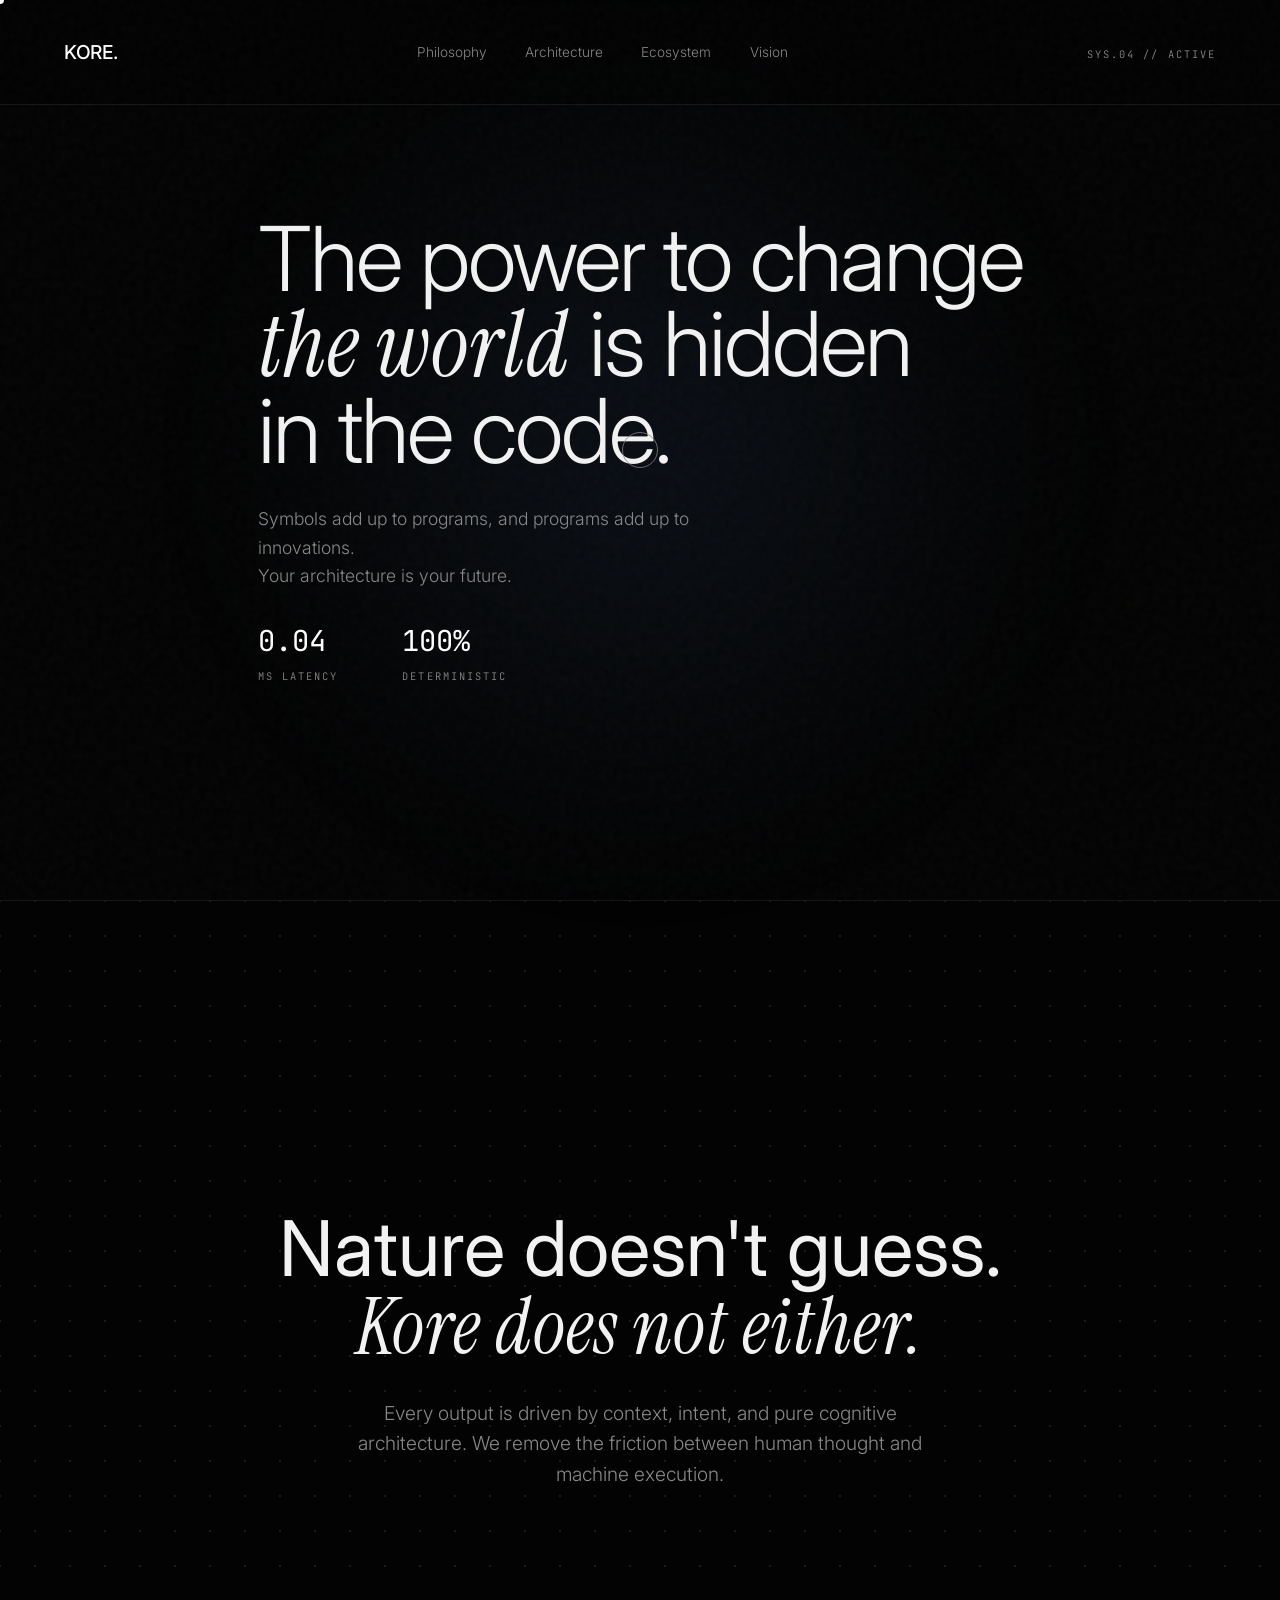
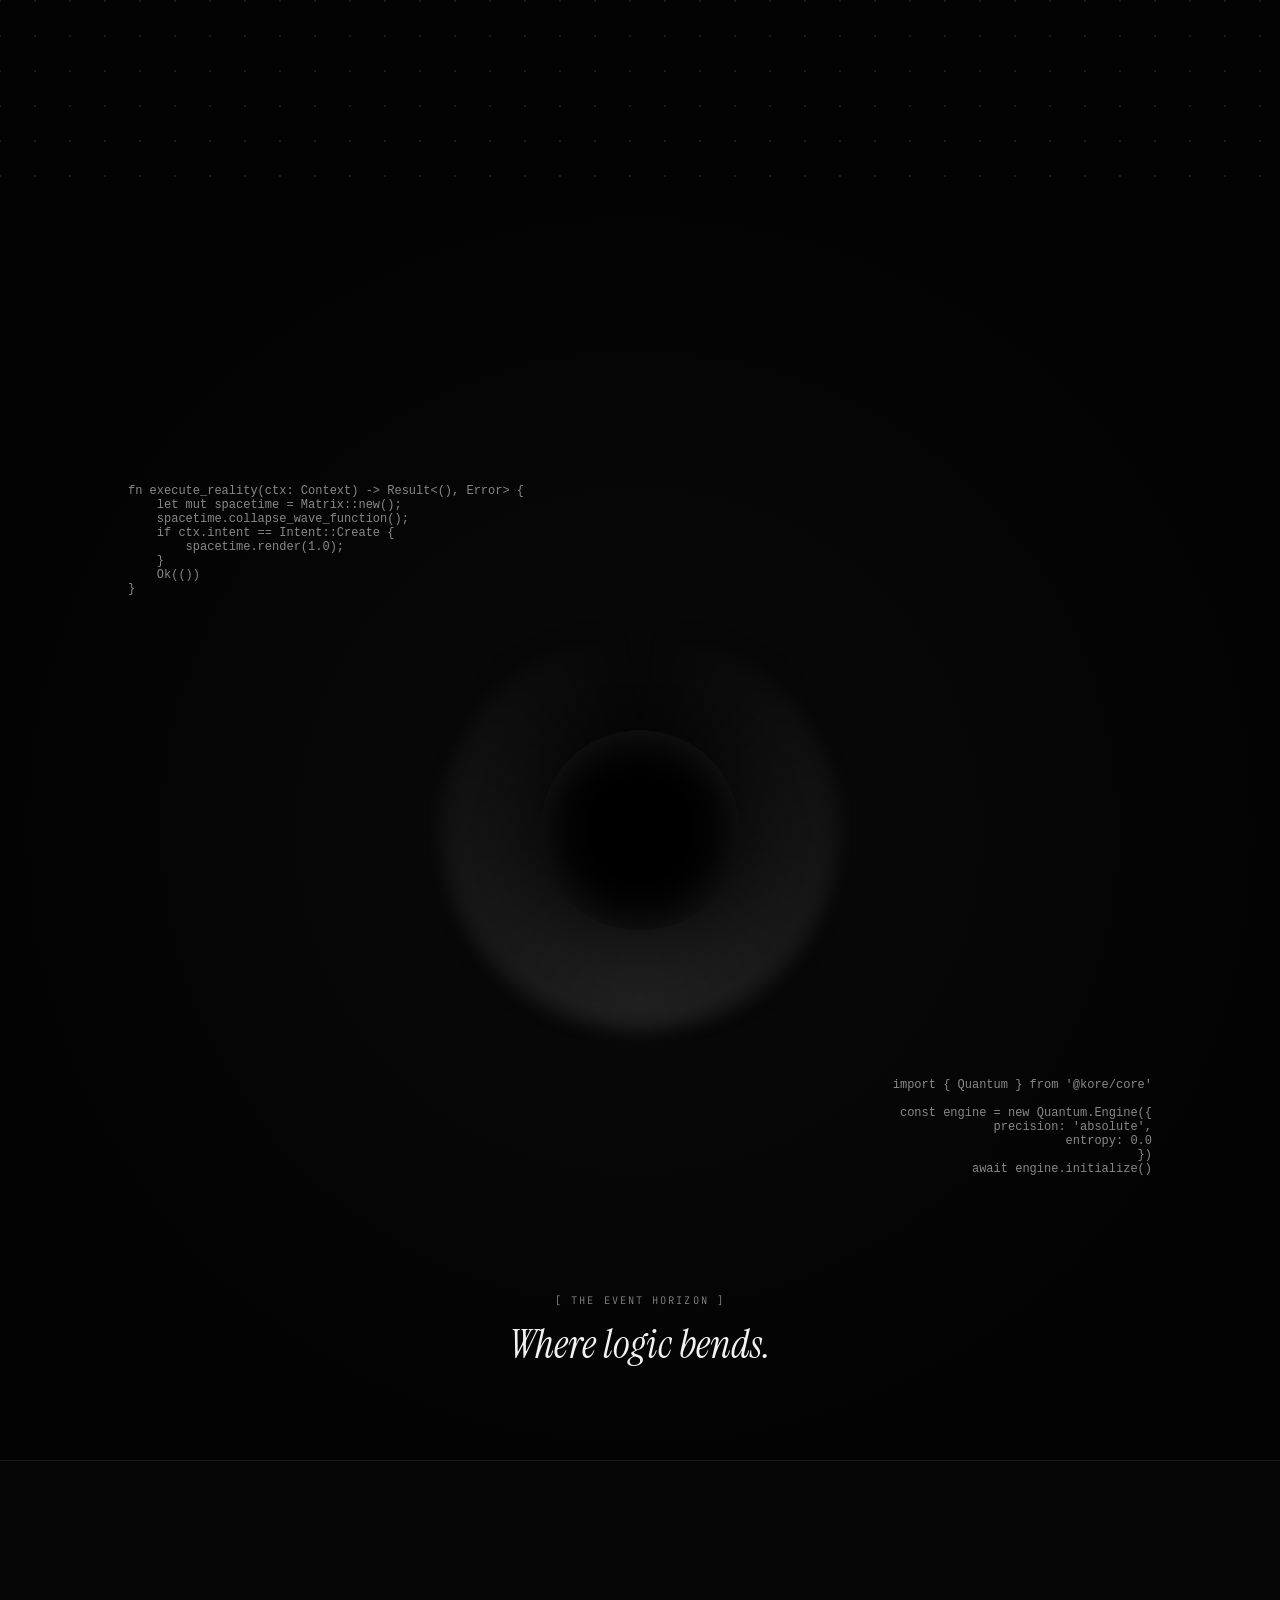
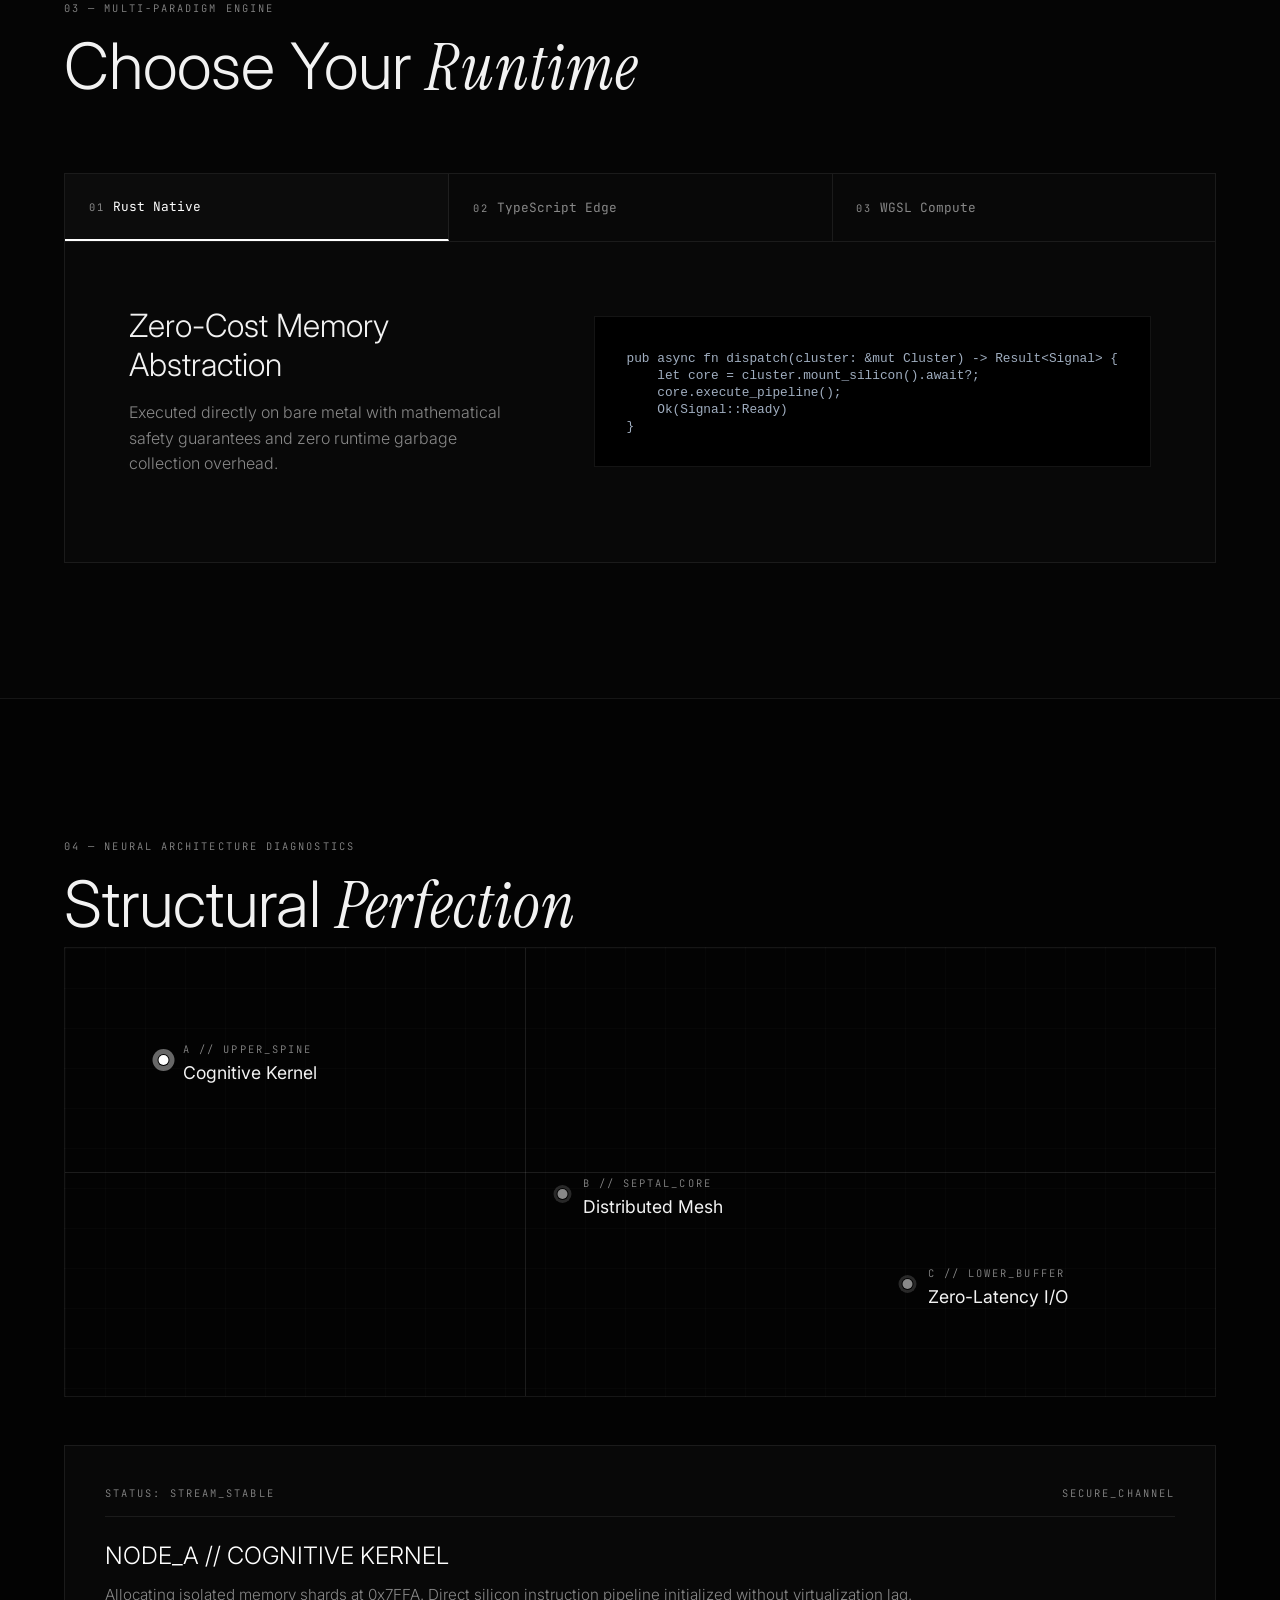
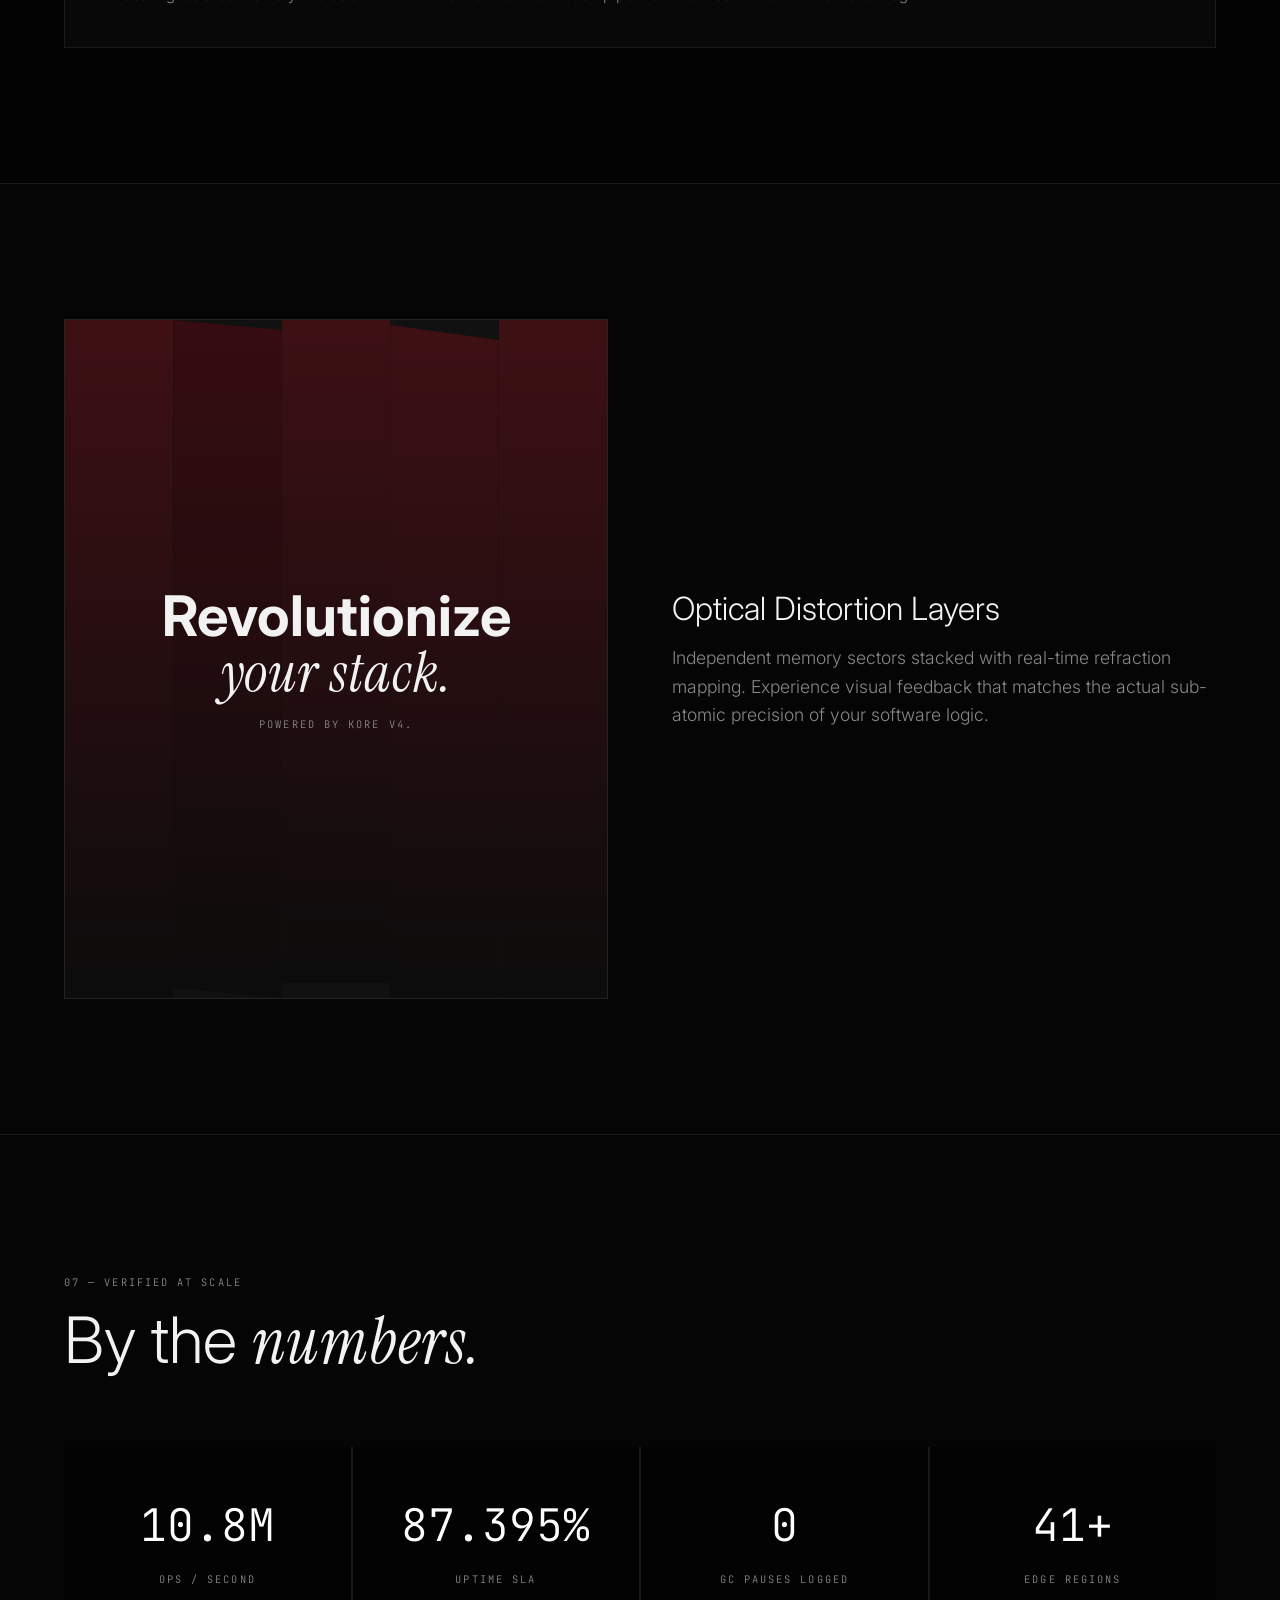
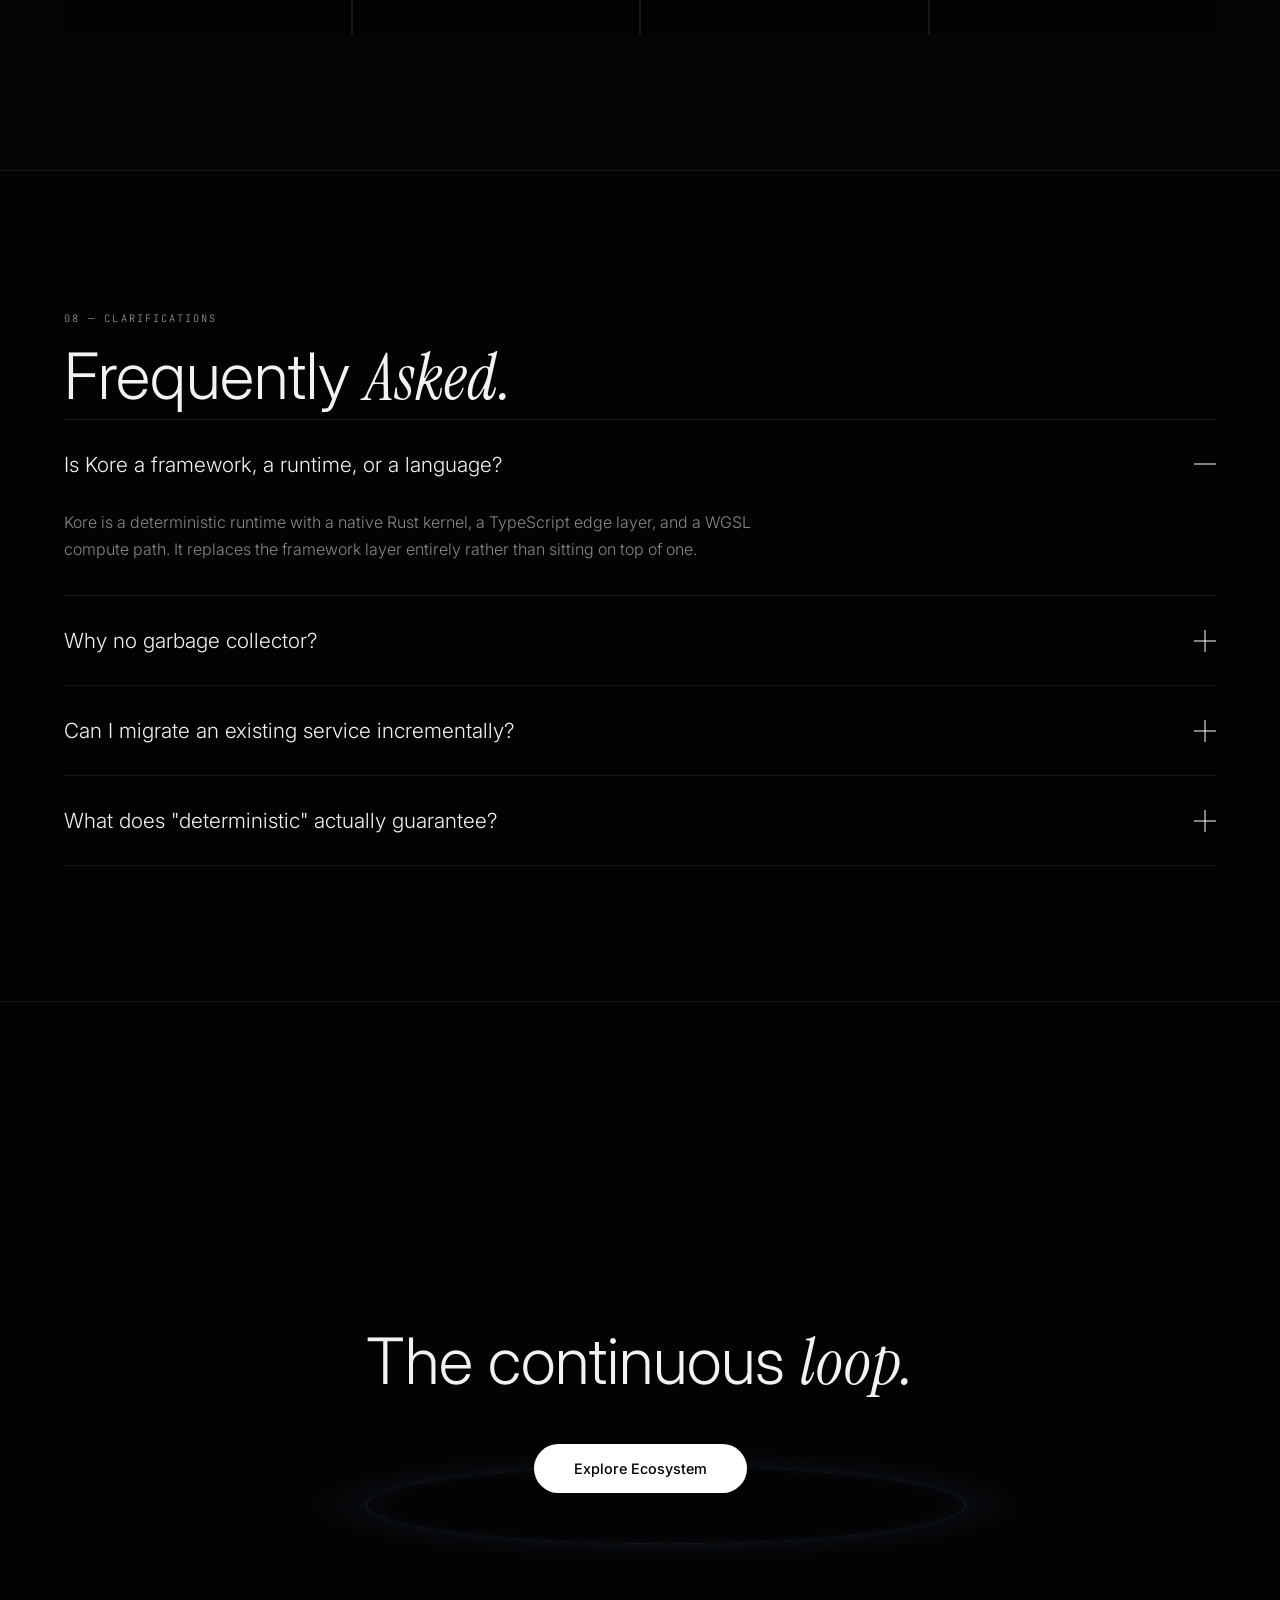
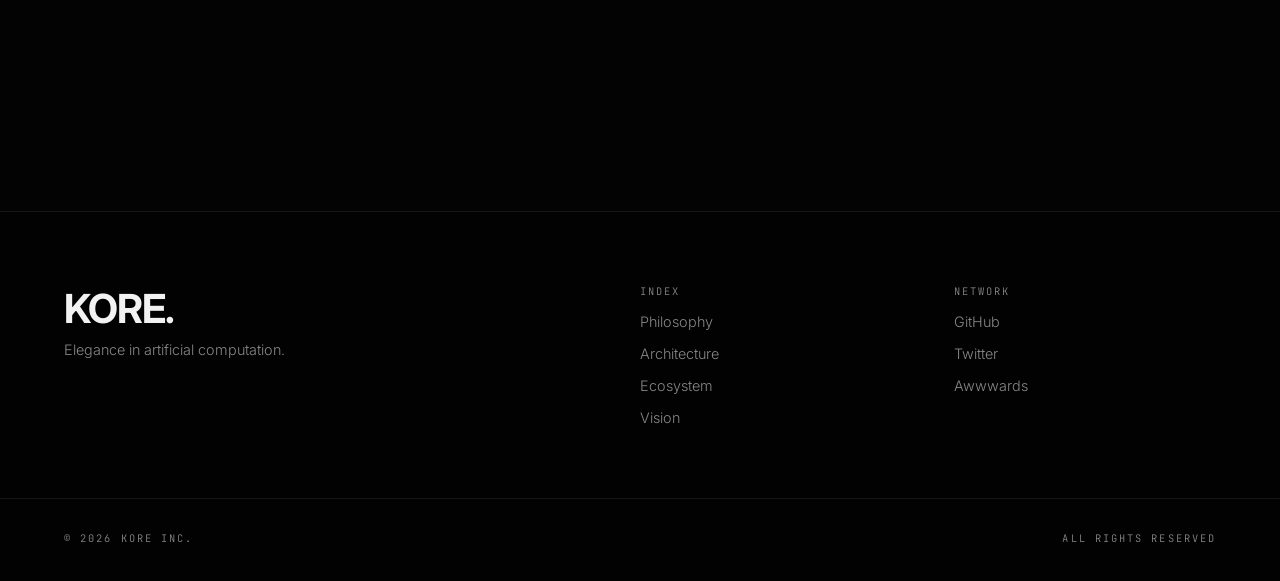
<file: index.html>
<!DOCTYPE html>
<html lang="en">
<head>
    <meta charset="UTF-8">
    <meta name="viewport" content="width=device-width, initial-scale=1.0">
    <title>KORE — Elegance in Code & Architecture</title>
    
    <!-- Tipografia di Alta Gamma: Instrument Serif, Inter, JetBrains Mono -->
    <link rel="preconnect" href="https://fonts.googleapis.com">
    <link rel="preconnect" href="https://fonts.gstatic.com" crossorigin>
    <link href="https://fonts.googleapis.com/css2?family=Instrument+Serif:ital@0;1&family=Inter:wght@200;300;400;500&family=JetBrains+Mono:wght@100;300;400&display=swap" rel="stylesheet">
    
    <link rel="stylesheet" href="style.css">
    <link rel="stylesheet" href="shared.css">
</head>
<body class="luxury-dark">

    <!-- Hololens: Cono di luce fluido che segue il mouse -->
    <div class="hololens-cone" id="light-cone"></div>

    <!-- Rumore di fondo per texture tattile -->
    <div class="noise-overlay"></div>

    <!-- HEADER MINIMALE CON LINK ESTERNI -->
    <header class="site-header reveal">
        <div class="logo"><a href="index.html">KORE.</a></div>
        <nav class="nav-links">
            <a href="philosophy.html">Philosophy</a>
            <a href="architecture.html">Architecture</a>
            <a href="ecosystem.html">Ecosystem</a>
            <a href="vision.html">Vision</a>
        </nav>
        <div class="header-action">
            <span class="mono-micro">SYS.04 // ACTIVE</span>
        </div>
    </header>

    <main>
        <!-- ACT I: HERO -->
        <section class="section-hero">
            <div class="container hero-content">
                <h1 class="reveal delay-1">
                    The power to change <br>
                    <span class="serif-italic">the world</span> is hidden <br>
                    in the code.
                </h1>
                <p class="subtitle reveal delay-2">
                    Symbols add up to programs, and programs add up to innovations. <br>
                    Your architecture is your future.
                </p>
                <div class="hero-metrics reveal delay-3">
                    <div class="metric-item">
                        <span class="metric-val" id="counter-latency">0.04</span>
                        <span class="mono-micro">MS LATENCY</span>
                    </div>
                    <div class="metric-item">
                        <span class="metric-val">100%</span>
                        <span class="mono-micro">DETERMINISTIC</span>
                    </div>
                </div>
            </div>
            <div class="scroll-indicator reveal delay-3">
                <span class="mono-micro">SCROLL TO EXPLORE</span>
                <div class="line-down"></div>
            </div>
        </section>

        <!-- ACT II: MANIFESTO & HALFTONE INTERATTIVO -->
        <section id="manifesto" class="section-manifesto">
            <canvas id="halftone-canvas"></canvas>
            <div class="container manifesto-content">
                <h2 class="reveal">
                    Nature doesn't guess.<br>
                    <span class="serif-italic">Kore does not either.</span>
                </h2>
                <p class="reveal delay-1">
                    Every output is driven by context, intent, and pure cognitive architecture. 
                    We remove the friction between human thought and machine execution.
                </p>
            </div>
        </section>

        <!-- ACT III: THE VOID / CODE MATRIX -->
        <section id="void" class="section-void">
            <div class="void-center reveal">
                <div class="black-hole"></div>
                <div class="event-horizon"></div>
            </div>
            
            <div class="code-stream left reveal delay-1">
                <pre><code>fn execute_reality(ctx: Context) -> Result<(), Error> {
    let mut spacetime = Matrix::new();
    spacetime.collapse_wave_function();
    if ctx.intent == Intent::Create {
        spacetime.render(1.0);
    }
    Ok(())
}</code></pre>
            </div>

            <div class="code-stream right reveal delay-2">
                <pre><code>import { Quantum } from '@kore/core'

const engine = new Quantum.Engine({
    precision: 'absolute',
    entropy: 0.0
})
await engine.initialize()</code></pre>
            </div>

            <div class="void-caption reveal delay-3">
                <span class="mono-micro">[ THE EVENT HORIZON ]</span>
                <h3>Where logic bends.</h3>
            </div>
        </section>

        <!-- ACT IV: ADVANCED INTERACTIVE TABS (Paradigmi di Runtime) -->
        <section class="section-tabs-hub">
            <div class="container">
                <div class="spine-header reveal">
                    <span class="mono-micro">03 — MULTI-PARADIGM ENGINE</span>
                    <h2>Choose Your <span class="serif-italic">Runtime</span></h2>
                </div>

                <div class="editorial-tabs-wrapper reveal delay-1">
                    <div class="tab-triggers">
                        <button class="t-btn active magnetic" data-target="rust-panel">
                            <span class="mono-micro">01</span> Rust Native
                        </button>
                        <button class="t-btn magnetic" data-target="ts-panel">
                            <span class="mono-micro">02</span> TypeScript Edge
                        </button>
                        <button class="t-btn magnetic" data-target="wgsl-panel">
                            <span class="mono-micro">03</span> WGSL Compute
                        </button>
                    </div>

                    <div class="tab-panels-viewport">
                        <div class="t-panel active" id="rust-panel">
                            <div class="panel-text">
                                <h3>Zero-Cost Memory Abstraction</h3>
                                <p>Executed directly on bare metal with mathematical safety guarantees and zero runtime garbage collection overhead.</p>
                            </div>
                            <div class="panel-code-box">
                                <pre><code>pub async fn dispatch(cluster: &mut Cluster) -> Result&lt;Signal&gt; {
    let core = cluster.mount_silicon().await?;
    core.execute_pipeline();
    Ok(Signal::Ready)
}</code></pre>
                            </div>
                        </div>

                        <div class="t-panel" id="ts-panel">
                            <div class="panel-text">
                                <h3>Type-Safe Distributed Edge</h3>
                                <p>Ultra-fast serverless execution models with automatic fallback into compiled WebAssembly modules.</p>
                            </div>
                            <div class="panel-code-box">
                                <pre><code>import { KoreCluster } from '@kore/native';

const node = new KoreCluster({ mode: 'distributed' });
await node.sync();
console.log('Matrix fully synchronized.');</code></pre>
                            </div>
                        </div>

                        <div class="t-panel" id="wgsl-panel">
                            <div class="panel-text">
                                <h3>Parallel GPU Shaders</h3>
                                <p>Compute pipelines handling millions of geometric calculations per frame directly via WebGPU hardware acceleration.</p>
                            </div>
                            <div class="panel-code-box">
                                <pre><code>@compute @workgroup_size(64)
fn main(@builtin(global_invocation_id) id: vec3&lt;u32&gt;) {
    buffer[id.x] = compute_entropy(buffer[id.x]);
}</code></pre>
                            </div>
                        </div>
                    </div>
                </div>
            </div>
        </section>

        <!-- ACT V: ARCHITECTURE / SPINE HUD (Blueprint Interattivo) -->
        <section id="spine" class="section-spine">
            <div class="container">
                <div class="spine-header reveal">
                    <span class="mono-micro">04 — NEURAL ARCHITECTURE DIAGNOSTICS</span>
                    <h2>Structural <span class="serif-italic">Perfection</span></h2>
                </div>

                <div class="blueprint-grid reveal delay-1">
                    <div class="blueprint-line h-line"></div>
                    <div class="blueprint-line v-line"></div>

                    <!-- Nodi interattivi che modificano un monitor di stato -->
                    <div class="blueprint-node interactive-node active" data-node="alpha" style="top: 25%; left: 15%;">
                        <div class="dot"></div>
                        <div class="node-label">
                            <span class="mono-micro">A // UPPER_SPINE</span>
                            <h4>Cognitive Kernel</h4>
                        </div>
                    </div>

                    <div class="blueprint-node interactive-node" data-node="beta" style="top: 55%; left: 50%;">
                        <div class="dot"></div>
                        <div class="node-label">
                            <span class="mono-micro">B // SEPTAL_CORE</span>
                            <h4>Distributed Mesh</h4>
                        </div>
                    </div>

                    <div class="blueprint-node interactive-node" data-node="gamma" style="top: 75%; left: 80%;">
                        <div class="dot"></div>
                        <div class="node-label">
                            <span class="mono-micro">C // LOWER_BUFFER</span>
                            <h4>Zero-Latency I/O</h4>
                        </div>
                    </div>
                </div>

                <!-- Live Diagnostic HUD Screen -->
                <div class="hud-monitor reveal delay-2">
                    <div class="monitor-topbar">
                        <span class="mono-micro" id="hud-status-tag">STATUS: STREAM_STABLE</span>
                        <span class="mono-micro">SECURE_CHANNEL</span>
                    </div>
                    <div class="monitor-body">
                        <h3 id="hud-title">NODE_A // COGNITIVE KERNEL</h3>
                        <p id="hud-desc">Allocating isolated memory shards at 0x7FFA. Direct silicon instruction pipeline initialized without virtualization lag.</p>
                    </div>
                </div>
            </div>
        </section>

        <!-- ACT VI: GLASS REFRACTION -->
        <section id="refraction" class="section-refraction">
            <div class="container refraction-wrapper reveal">
                <div class="refraction-card">
                    <div class="glass-slice slice-1"></div>
                    <div class="glass-slice slice-2"></div>
                    <div class="glass-slice slice-3"></div>
                    <div class="glass-slice slice-4"></div>
                    <div class="glass-slice slice-5"></div>
                    
                    <div class="card-content">
                        <h2>Revolutionize <br><span class="serif-italic">your stack.</span></h2>
                        <p class="mono-micro">Powered by Kore V4.</p>
                    </div>
                </div>

                <div class="refraction-text reveal delay-2">
                    <h3>Optical Distortion Layers</h3>
                    <p>Independent memory sectors stacked with real-time refraction mapping. Experience visual feedback that matches the actual sub-atomic precision of your software logic.</p>
                </div>
            </div>
        </section>

        <!-- ACT VII: BY THE NUMBERS (Animated Count-Up Stats) -->
        <section class="stats-section">
            <div class="container">
                <div class="spine-header reveal">
                    <span class="mono-micro">07 — VERIFIED AT SCALE</span>
                    <h2>By the <span class="serif-italic">numbers.</span></h2>
                </div>
                <div class="stats-grid reveal delay-1">
                    <div class="stat-cell">
                        <span class="stat-number" data-countup="12.4" data-decimals="1" data-suffix="M">0</span>
                        <span class="stat-label mono-micro">OPS / SECOND</span>
                    </div>
                    <div class="stat-cell">
                        <span class="stat-number" data-countup="99.999" data-decimals="3" data-suffix="%">0</span>
                        <span class="stat-label mono-micro">UPTIME SLA</span>
                    </div>
                    <div class="stat-cell">
                        <span class="stat-number" data-countup="0" data-decimals="0" data-suffix="">0</span>
                        <span class="stat-label mono-micro">GC PAUSES LOGGED</span>
                    </div>
                    <div class="stat-cell">
                        <span class="stat-number" data-countup="47" data-decimals="0" data-suffix="+">0</span>
                        <span class="stat-label mono-micro">EDGE REGIONS</span>
                    </div>
                </div>
            </div>
        </section>

        <!-- ACT VIII: FREQUENTLY ASKED QUESTIONS -->
        <section class="faq-section">
            <div class="container">
                <div class="spine-header reveal">
                    <span class="mono-micro">08 — CLARIFICATIONS</span>
                    <h2>Frequently <span class="serif-italic">Asked.</span></h2>
                </div>

                <div class="accordion-list reveal delay-1">
                    <div class="accordion-item open">
                        <button class="accordion-trigger">
                            <span>Is Kore a framework, a runtime, or a language?</span>
                            <span class="acc-icon"></span>
                        </button>
                        <div class="accordion-body" style="max-height: 200px;">
                            <div class="accordion-body-inner">
                                Kore is a deterministic runtime with a native Rust kernel, a TypeScript edge layer, and a WGSL compute path. It replaces the framework layer entirely rather than sitting on top of one.
                            </div>
                        </div>
                    </div>
                    <div class="accordion-item">
                        <button class="accordion-trigger">
                            <span>Why no garbage collector?</span>
                            <span class="acc-icon"></span>
                        </button>
                        <div class="accordion-body">
                            <div class="accordion-body-inner">
                                GC pauses are the single largest source of latency variance in production systems. Kore's memory model is resolved entirely at compile time, so there is nothing left for a collector to do at runtime.
                            </div>
                        </div>
                    </div>
                    <div class="accordion-item">
                        <button class="accordion-trigger">
                            <span>Can I migrate an existing service incrementally?</span>
                            <span class="acc-icon"></span>
                        </button>
                        <div class="accordion-body">
                            <div class="accordion-body-inner">
                                Yes. The TypeScript Edge runtime is designed as a drop-in gateway in front of legacy services, so teams typically migrate one route at a time before moving hot paths to the native kernel.
                            </div>
                        </div>
                    </div>
                    <div class="accordion-item">
                        <button class="accordion-trigger">
                            <span>What does "deterministic" actually guarantee?</span>
                            <span class="acc-icon"></span>
                        </button>
                        <div class="accordion-body">
                            <div class="accordion-body-inner">
                                Given the same input state, a Kore node produces the same output and the same timing profile every time — no branch introduced by scheduling, allocation, or collection is allowed to leak into observable behavior.
                            </div>
                        </div>
                    </div>
                </div>
            </div>
        </section>

        <!-- ACT IX: THE TORUS ECOSYSTEM -->
        <section class="section-torus">
            <div class="torus-container reveal">
                <div class="torus-glow"></div>
                <h2>The continuous <span class="serif-italic">loop.</span></h2>
                <a href="ecosystem.html" class="elegant-btn magnetic">Explore Ecosystem</a>
            </div>
        </section>

    </main>

    <footer class="site-footer reveal">
        <div class="container footer-grid">
            <div class="footer-brand">
                <h1>KORE.</h1>
                <p>Elegance in artificial computation.</p>
            </div>
            
            <div class="footer-links">
                <span class="mono-micro">INDEX</span>
                <a href="philosophy.html">Philosophy</a>
                <a href="architecture.html">Architecture</a>
                <a href="ecosystem.html">Ecosystem</a>
                <a href="vision.html">Vision</a>
            </div>

            <div class="footer-links">
                <span class="mono-micro">NETWORK</span>
                <a href="https://github.com" target="_blank">GitHub</a>
                <a href="https://twitter.com" target="_blank">Twitter</a>
                <a href="https://awwwards.com" target="_blank">Awwwards</a>
            </div>
        </div>
        <div class="container footer-bottom">
            <span class="mono-micro">© 2026 KORE INC.</span>
            <span class="mono-micro">ALL RIGHTS RESERVED</span>
        </div>
    </footer>

    <script src="shared.js"></script>
    <script src="main.js"></script>
</body>
    <!--
   *    /\_/\      +
       ( o.o )   <3  ghostly.grl
   +    > ^ <          *
-->
</html>
</file>
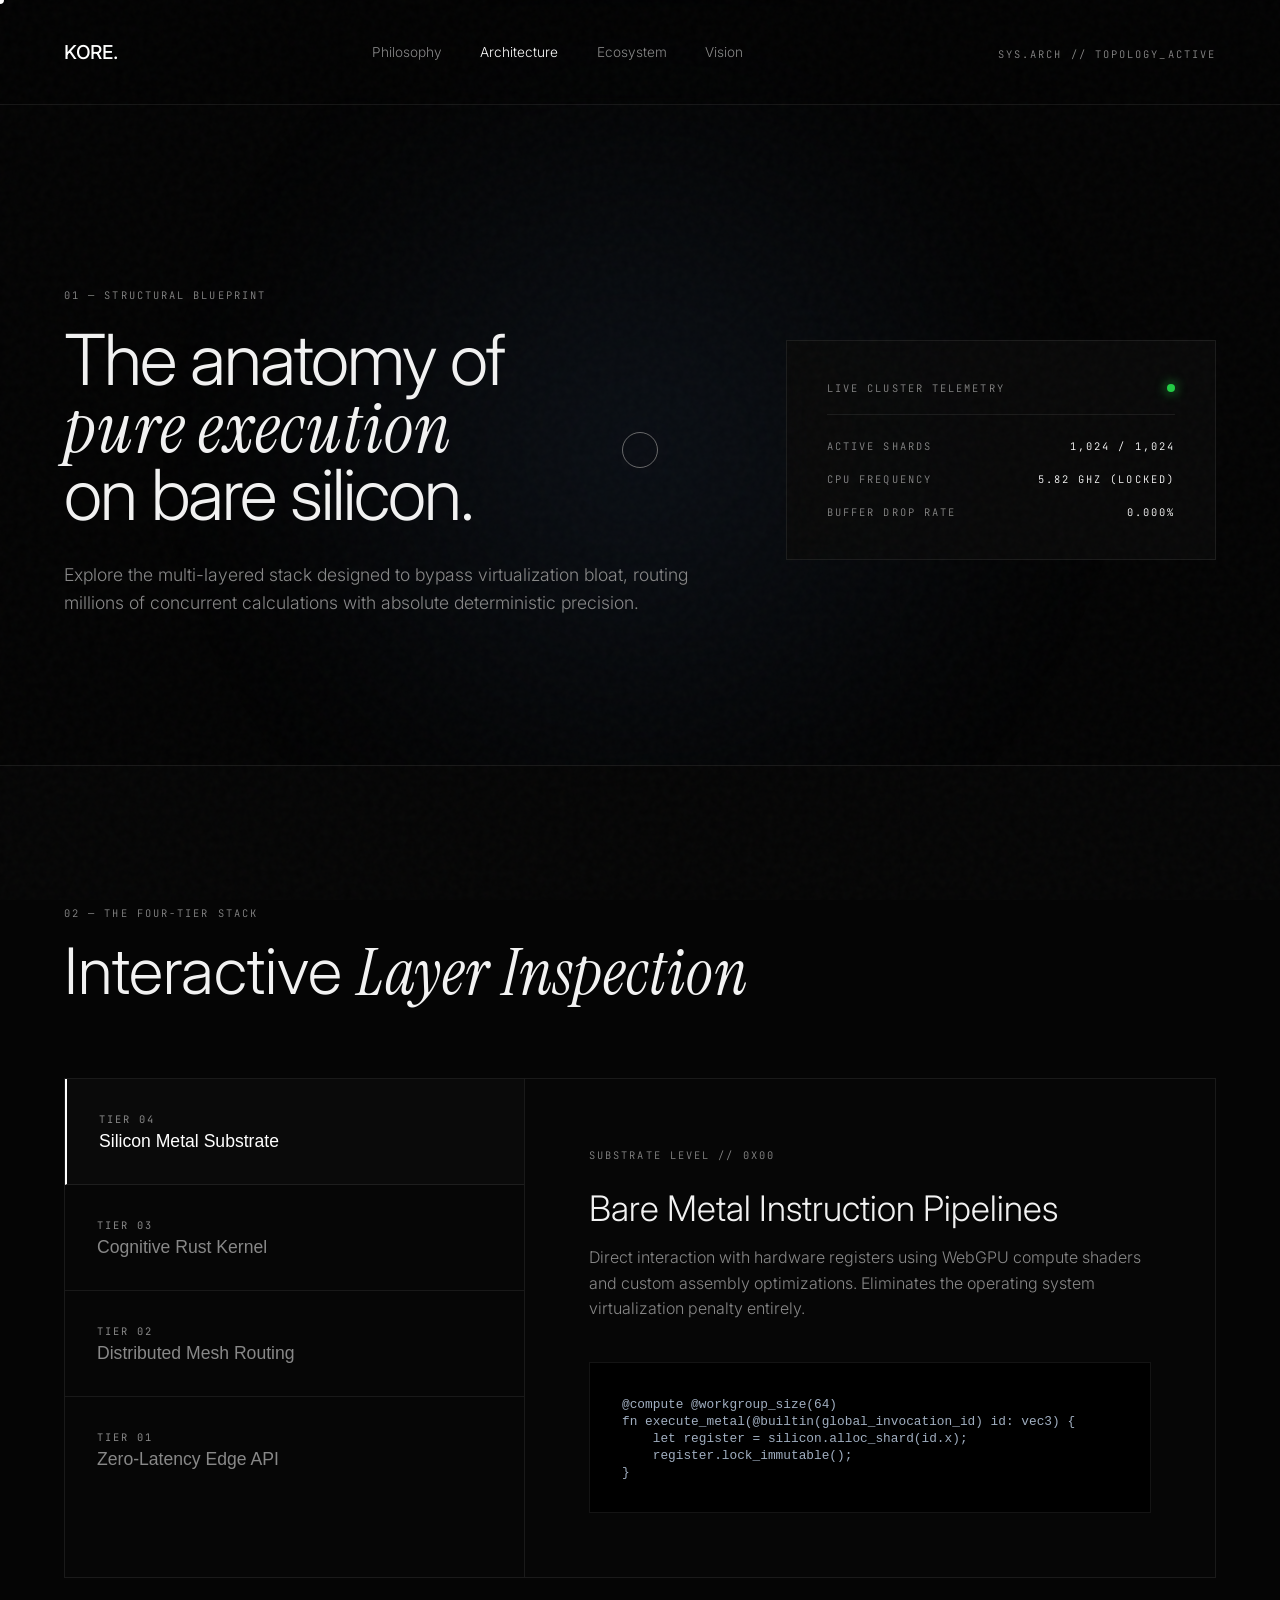
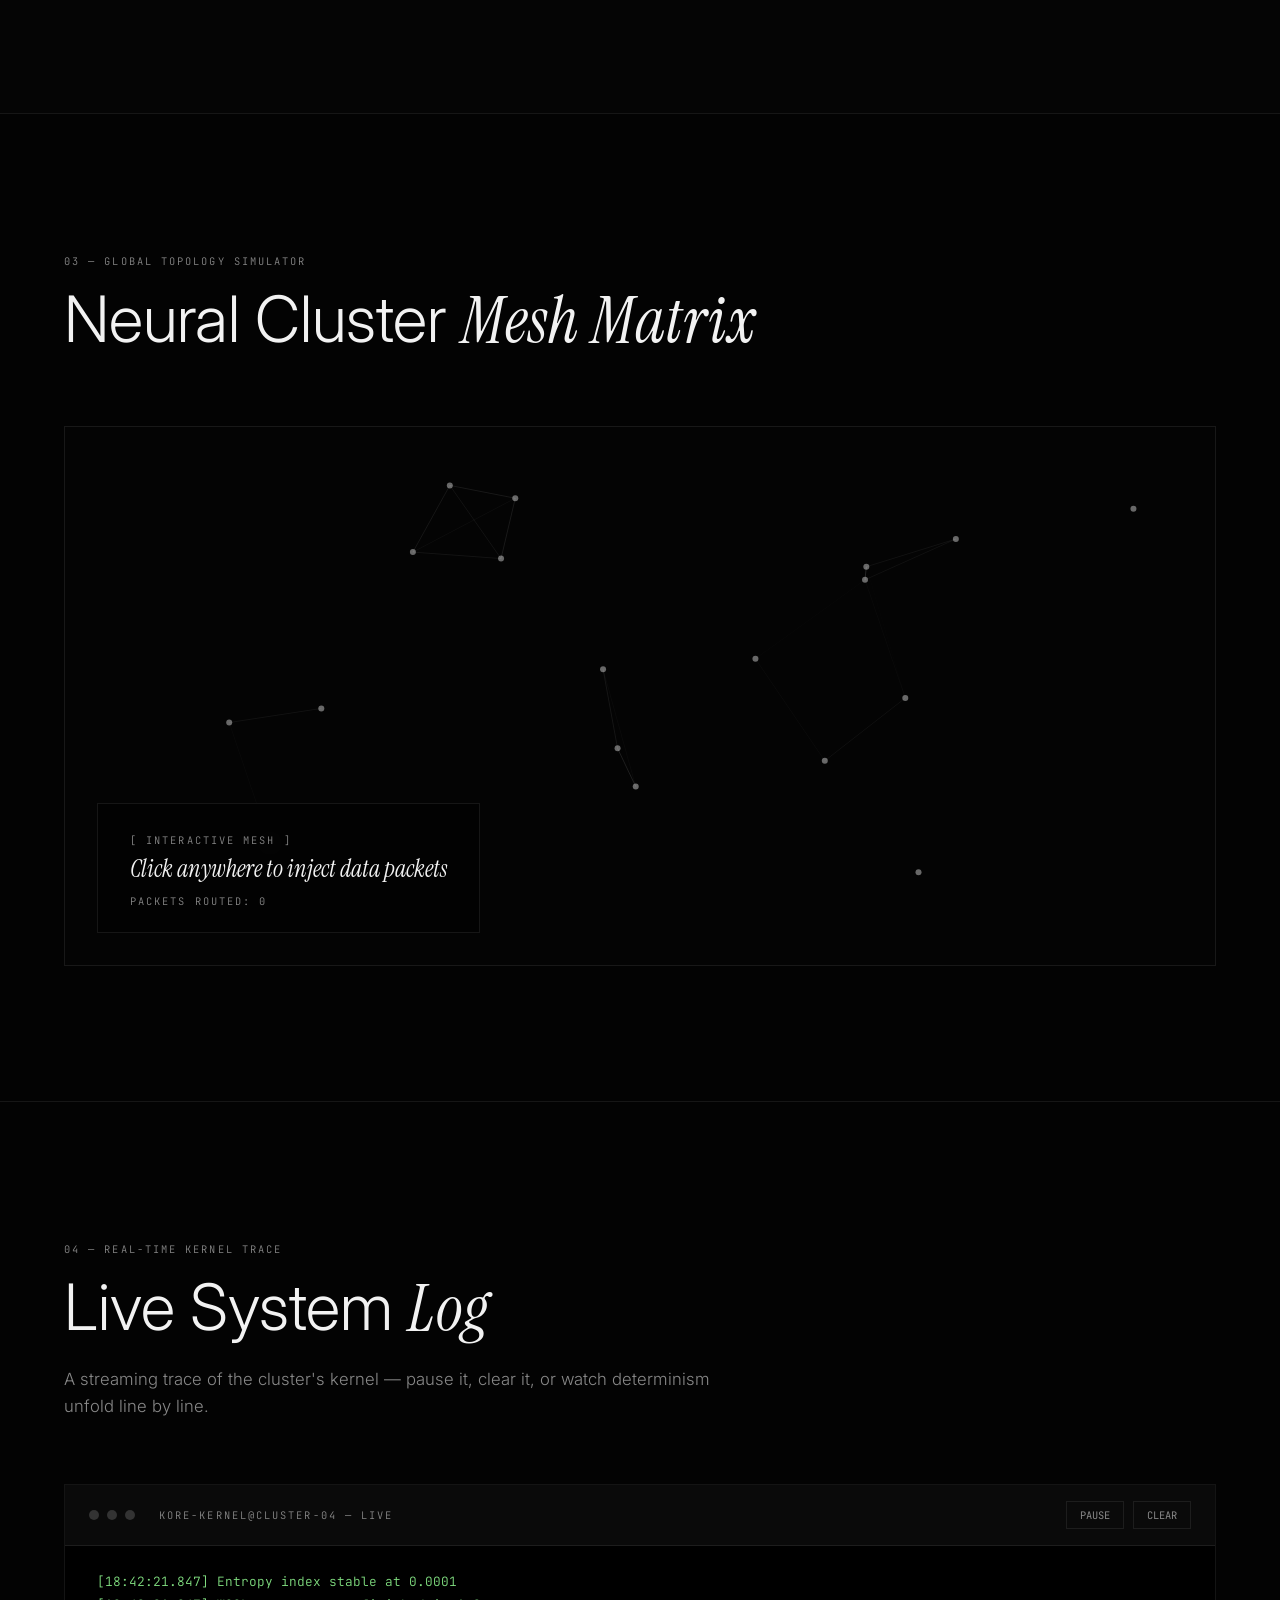
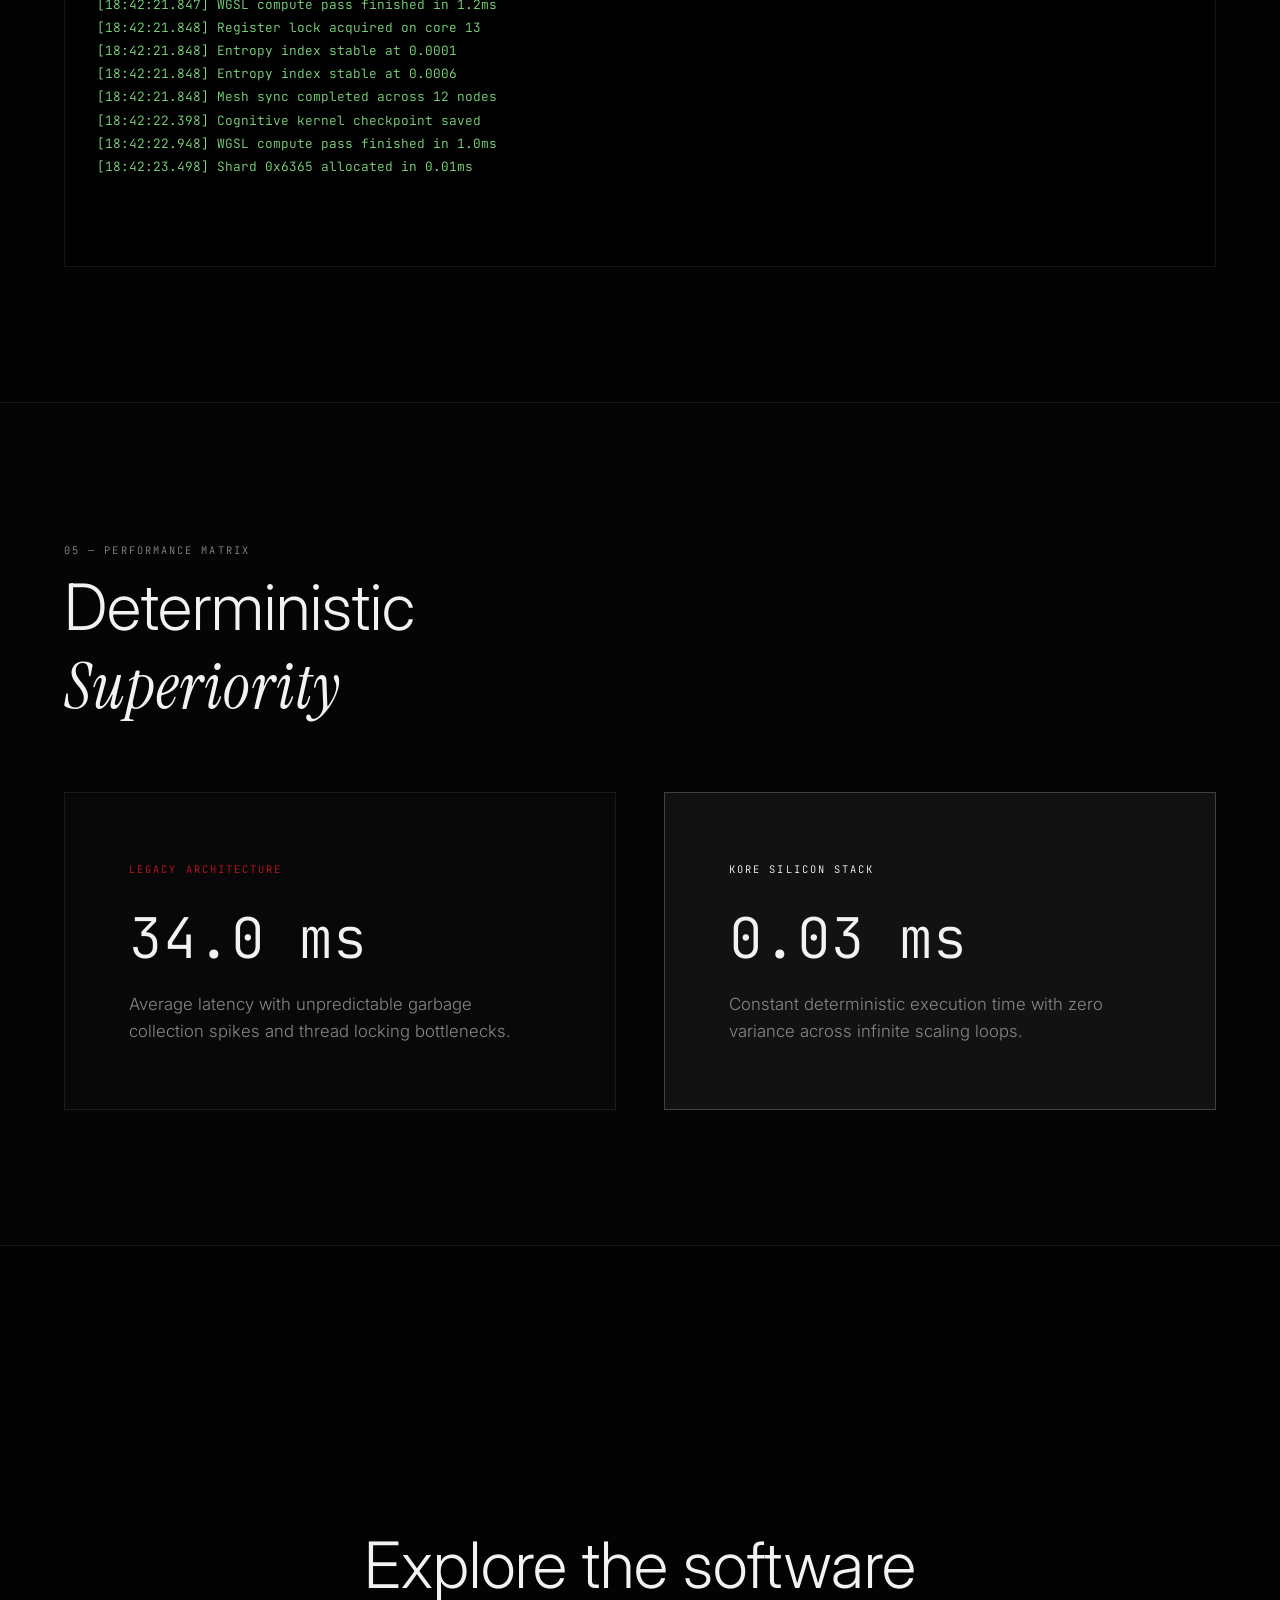
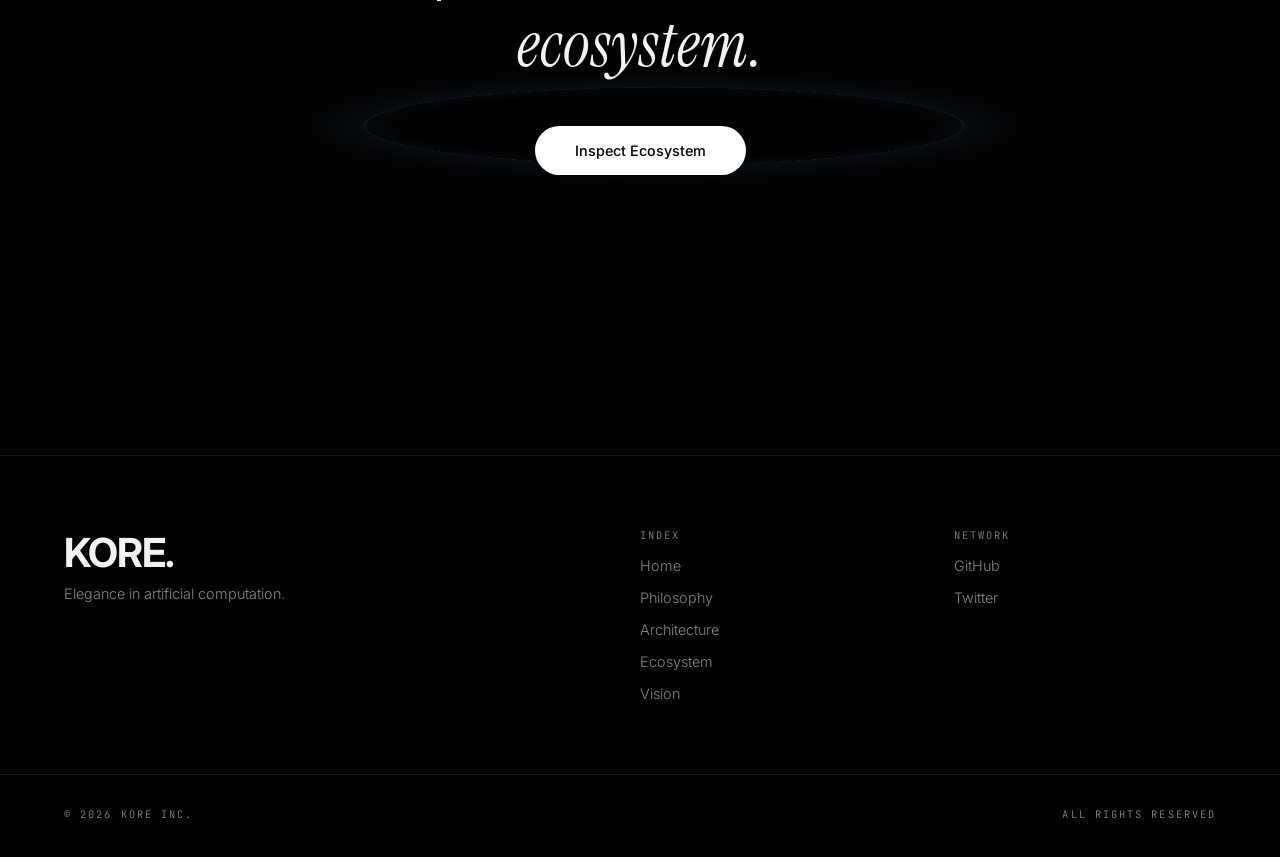
<file: architecture.html>
<!DOCTYPE html>
<html lang="en">
<head>
    <meta charset="UTF-8">
    <meta name="viewport" content="width=device-width, initial-scale=1.0">
    <title>Architecture — KORE</title>
    
    <link rel="preconnect" href="https://fonts.googleapis.com">
    <link rel="preconnect" href="https://fonts.gstatic.com" crossorigin>
    <link href="https://fonts.googleapis.com/css2?family=Instrument+Serif:ital@0;1&family=Inter:wght@200;300;400;500&family=JetBrains+Mono:wght@100;300;400&display=swap" rel="stylesheet">
    
    <link rel="stylesheet" href="style.css">
    <link rel="stylesheet" href="shared.css">
    <link rel="stylesheet" href="architecture-custom.css">
</head>
<body class="luxury-dark">

    <div class="hololens-cone" id="light-cone"></div>
    <div class="noise-overlay"></div>

    <!-- HEADER -->
    <header class="site-header reveal">
        <div class="logo"><a href="index.html">KORE.</a></div>
        <nav class="nav-links">
            <a href="philosophy.html">Philosophy</a>
            <a href="architecture.html" class="active-link" style="color: #fff;">Architecture</a>
            <a href="ecosystem.html">Ecosystem</a>
            <a href="vision.html">Vision</a>
        </nav>
        <div class="header-action">
            <span class="mono-micro pulse-glow">SYS.ARCH // TOPOLOGY_ACTIVE</span>
        </div>
    </header>

    <main>
        <!-- ACT I: HERO CON TELEMETRIA LIVE -->
        <section class="arch-hero">
            <div class="container arch-hero-grid">
                <div>
                    <span class="mono-micro reveal">01 — STRUCTURAL BLUEPRINT</span>
                    <h1 class="reveal delay-1">
                        The anatomy of <br>
                        <span class="serif-italic">pure execution</span> <br>
                        on bare silicon.
                    </h1>
                    <p class="subtitle reveal delay-2">
                        Explore the multi-layered stack designed to bypass virtualization bloat, routing millions of concurrent calculations with absolute deterministic precision.
                    </p>
                </div>
                <div class="reveal delay-3 arch-telemetry-box">
                    <div class="telemetry-top">
                        <span class="mono-micro">LIVE CLUSTER TELEMETRY</span>
                        <div class="pulsing-led"></div>
                    </div>
                    <div class="telemetry-metrics">
                        <div class="t-row">
                            <span class="mono-micro">ACTIVE SHARDS</span>
                            <span class="mono-micro text-white" id="telemetry-shards">1,024 / 1,024</span>
                        </div>
                        <div class="t-row">
                            <span class="mono-micro">CPU FREQUENCY</span>
                            <span class="mono-micro text-white">5.82 GHz (Locked)</span>
                        </div>
                        <div class="t-row">
                            <span class="mono-micro">BUFFER DROP RATE</span>
                            <span class="mono-micro text-white">0.000%</span>
                        </div>
                    </div>
                </div>
            </div>
        </section>

        <!-- ACT II: INTERACTIVE LAYER STACK EXPLORER -->
        <section class="arch-layers-section">
            <div class="container">
                <div class="spine-header reveal">
                    <span class="mono-micro">02 — THE FOUR-TIER STACK</span>
                    <h2>Interactive <span class="serif-italic">Layer Inspection</span></h2>
                </div>

                <div class="layers-explorer reveal delay-1">
                    <!-- Trigger laterali -->
                    <div class="layer-triggers">
                        <button class="layer-btn active magnetic" data-layer="layer-0">
                            <span class="mono-micro">TIER 04</span>
                            <h4>Silicon Metal Substrate</h4>
                        </button>
                        <button class="layer-btn magnetic" data-layer="layer-1">
                            <span class="mono-micro">TIER 03</span>
                            <h4>Cognitive Rust Kernel</h4>
                        </button>
                        <button class="layer-btn magnetic" data-layer="layer-2">
                            <span class="mono-micro">TIER 02</span>
                            <h4>Distributed Mesh Routing</h4>
                        </button>
                        <button class="layer-btn magnetic" data-layer="layer-3">
                            <span class="mono-micro">TIER 01</span>
                            <h4>Zero-Latency Edge API</h4>
                        </button>
                    </div>

                    <!-- Schermo di visualizzazione del layer -->
                    <div class="layer-viewer">
                        <div class="layer-pane active" id="layer-0">
                            <div class="pane-tag"><span class="mono-micro">SUBSTRATE LEVEL // 0x00</span></div>
                            <h3>Bare Metal Instruction Pipelines</h3>
                            <p>Direct interaction with hardware registers using WebGPU compute shaders and custom assembly optimizations. Eliminates the operating system virtualization penalty entirely.</p>
                            <div class="code-box-arch">
                                <pre><code>@compute @workgroup_size(64)
fn execute_metal(@builtin(global_invocation_id) id: vec3<u32>) {
    let register = silicon.alloc_shard(id.x);
    register.lock_immutable();
}</code></pre>
                            </div>
                        </div>

                        <div class="layer-pane" id="layer-1">
                            <div class="pane-tag"><span class="mono-micro">KERNEL LEVEL // 0x01</span></div>
                            <h3>Zero-Cost Rust Memory Core</h3>
                            <p>Engineered entirely in Rust to ensure memory safety without runtime garbage collection pauses. Guarantees deterministic state execution under maximum load.</p>
                            <div class="code-box-arch">
                                <pre><code>pub async fn dispatch_kernel(cluster: &mut Cluster) -> Result<Signal> {
    let core = cluster.mount_silicon().await?;
    core.verify_determinism();
    Ok(Signal::Locked)
}</code></pre>
                            </div>
                        </div>

                        <div class="layer-pane" id="layer-2">
                            <div class="pane-tag"><span class="mono-micro">MESH LEVEL // 0x02</span></div>
                            <h3>Sub-Atomic Peer-to-Peer Grid</h3>
                            <p>Autonomous nodes synchronize state changes instantly across global regions using cryptographic consensus vectors with zero propagation delay.</p>
                            <div class="code-box-arch">
                                <pre><code>const mesh = new KoreMesh({
    topology: 'fractal',
    syncRate: 'sub-atomic',
    entropy: 0.0
});
await mesh.deploy();</code></pre>
                            </div>
                        </div>

                        <div class="layer-pane" id="layer-3">
                            <div class="pane-tag"><span class="mono-micro">INTERFACE LEVEL // 0x03</span></div>
                            <h3>Sub-Millisecond Edge Gateway</h3>
                            <p>Client requests hit localized edge nodes compiled to WebAssembly, returning responses before standard TCP handshakes can even complete.</p>
                            <div class="code-box-arch">
                                <pre><code>export default {
    async fetch(req, env, ctx) {
        return env.KORE_EDGE.dispatch(req);
    }
};</code></pre>
                            </div>
                        </div>
                    </div>
                </div>
            </div>
        </section>

        <!-- ACT III: INTERACTIVE TOPOLOGY CANVAS (Mappa dei nodi viva) -->
        <section class="arch-topology-section">
            <div class="container">
                <div class="spine-header reveal">
                    <span class="mono-micro">03 — GLOBAL TOPOLOGY SIMULATOR</span>
                    <h2>Neural Cluster <span class="serif-italic">Mesh Matrix</span></h2>
                </div>

                <div class="topology-wrapper reveal delay-1">
                    <canvas id="topology-canvas"></canvas>
                    <div class="topology-overlay-ui">
                        <span class="mono-micro">[ INTERACTIVE MESH ]</span>
                        <h3>Click anywhere to inject data packets</h3>
                        <p class="mono-micro" id="packet-counter">PACKETS ROUTED: 0</p>
                    </div>
                </div>
            </div>
        </section>

        <!-- ACT IV: LIVE SYSTEM LOG TERMINAL -->
        <section class="arch-terminal-section">
            <div class="container">
                <div class="spine-header reveal">
                    <span class="mono-micro">04 — REAL-TIME KERNEL TRACE</span>
                    <h2>Live System <span class="serif-italic">Log</span></h2>
                    <p class="phil-desc">A streaming trace of the cluster's kernel — pause it, clear it, or watch determinism unfold line by line.</p>
                </div>

                <div class="terminal-box reveal delay-1">
                    <div class="terminal-topbar">
                        <div class="terminal-dots"><span></span><span></span><span></span></div>
                        <span class="mono-micro">kore-kernel@cluster-04 — live</span>
                        <div class="terminal-actions">
                            <button class="term-btn" id="term-pause-btn">PAUSE</button>
                            <button class="term-btn" id="term-clear-btn">CLEAR</button>
                        </div>
                    </div>
                    <div class="terminal-body" id="terminal-body">
                        <pre id="terminal-log"></pre>
                    </div>
                </div>
            </div>
        </section>

        <!-- ACT V: HARDWARE BENCHMARK COMPARISON -->
        <section class="arch-benchmark-section">
            <div class="container">
                <div class="spine-header reveal">
                    <span class="mono-micro">05 — PERFORMANCE MATRIX</span>
                    <h2>Deterministic <br><span class="serif-italic">Superiority</span></h2>
                </div>

                <div class="benchmark-grid reveal delay-1">
                    <div class="bench-card" data-tilt>
                        <span class="mono-micro text-red">LEGACY ARCHITECTURE</span>
                        <h3 data-countup="45.2" data-decimals="1" data-suffix=" ms">0 ms</h3>
                        <p>Average latency with unpredictable garbage collection spikes and thread locking bottlenecks.</p>
                    </div>
                    <div class="bench-card highlight-bench" data-tilt>
                        <span class="mono-micro text-white">KORE SILICON STACK</span>
                        <h3 data-countup="0.04" data-decimals="2" data-suffix=" ms">0 ms</h3>
                        <p>Constant deterministic execution time with zero variance across infinite scaling loops.</p>
                    </div>
                </div>
            </div>
        </section>

        <!-- ACT VI: PROCEED TO ECOSYSTEM -->
        <section class="section-torus">
            <div class="torus-container reveal">
                <div class="torus-glow"></div>
                <h2>Explore the software <br><span class="serif-italic">ecosystem.</span></h2>
                <a href="ecosystem.html" class="elegant-btn magnetic">Inspect Ecosystem</a>
            </div>
        </section>

    </main>

    <footer class="site-footer reveal">
        <div class="container footer-grid">
            <div class="footer-brand">
                <h1>KORE.</h1>
                <p>Elegance in artificial computation.</p>
            </div>
            <div class="footer-links">
                <span class="mono-micro">INDEX</span>
                <a href="index.html">Home</a>
                <a href="philosophy.html">Philosophy</a>
                <a href="architecture.html">Architecture</a>
                <a href="ecosystem.html">Ecosystem</a>
                <a href="vision.html">Vision</a>
            </div>
            <div class="footer-links">
                <span class="mono-micro">NETWORK</span>
                <a href="https://github.com" target="_blank">GitHub</a>
                <a href="https://twitter.com" target="_blank">Twitter</a>
            </div>
        </div>
        <div class="container footer-bottom">
            <span class="mono-micro">© 2026 KORE INC.</span>
            <span class="mono-micro">ALL RIGHTS RESERVED</span>
        </div>
    </footer>

    <script src="shared.js"></script>
    <script src="architecture.js"></script>
</body>
    <!--
   *    /\_/\      +
       ( o.o )   <3  ghostly.grl
   +    > ^ <          *
-->
</html>
</file>
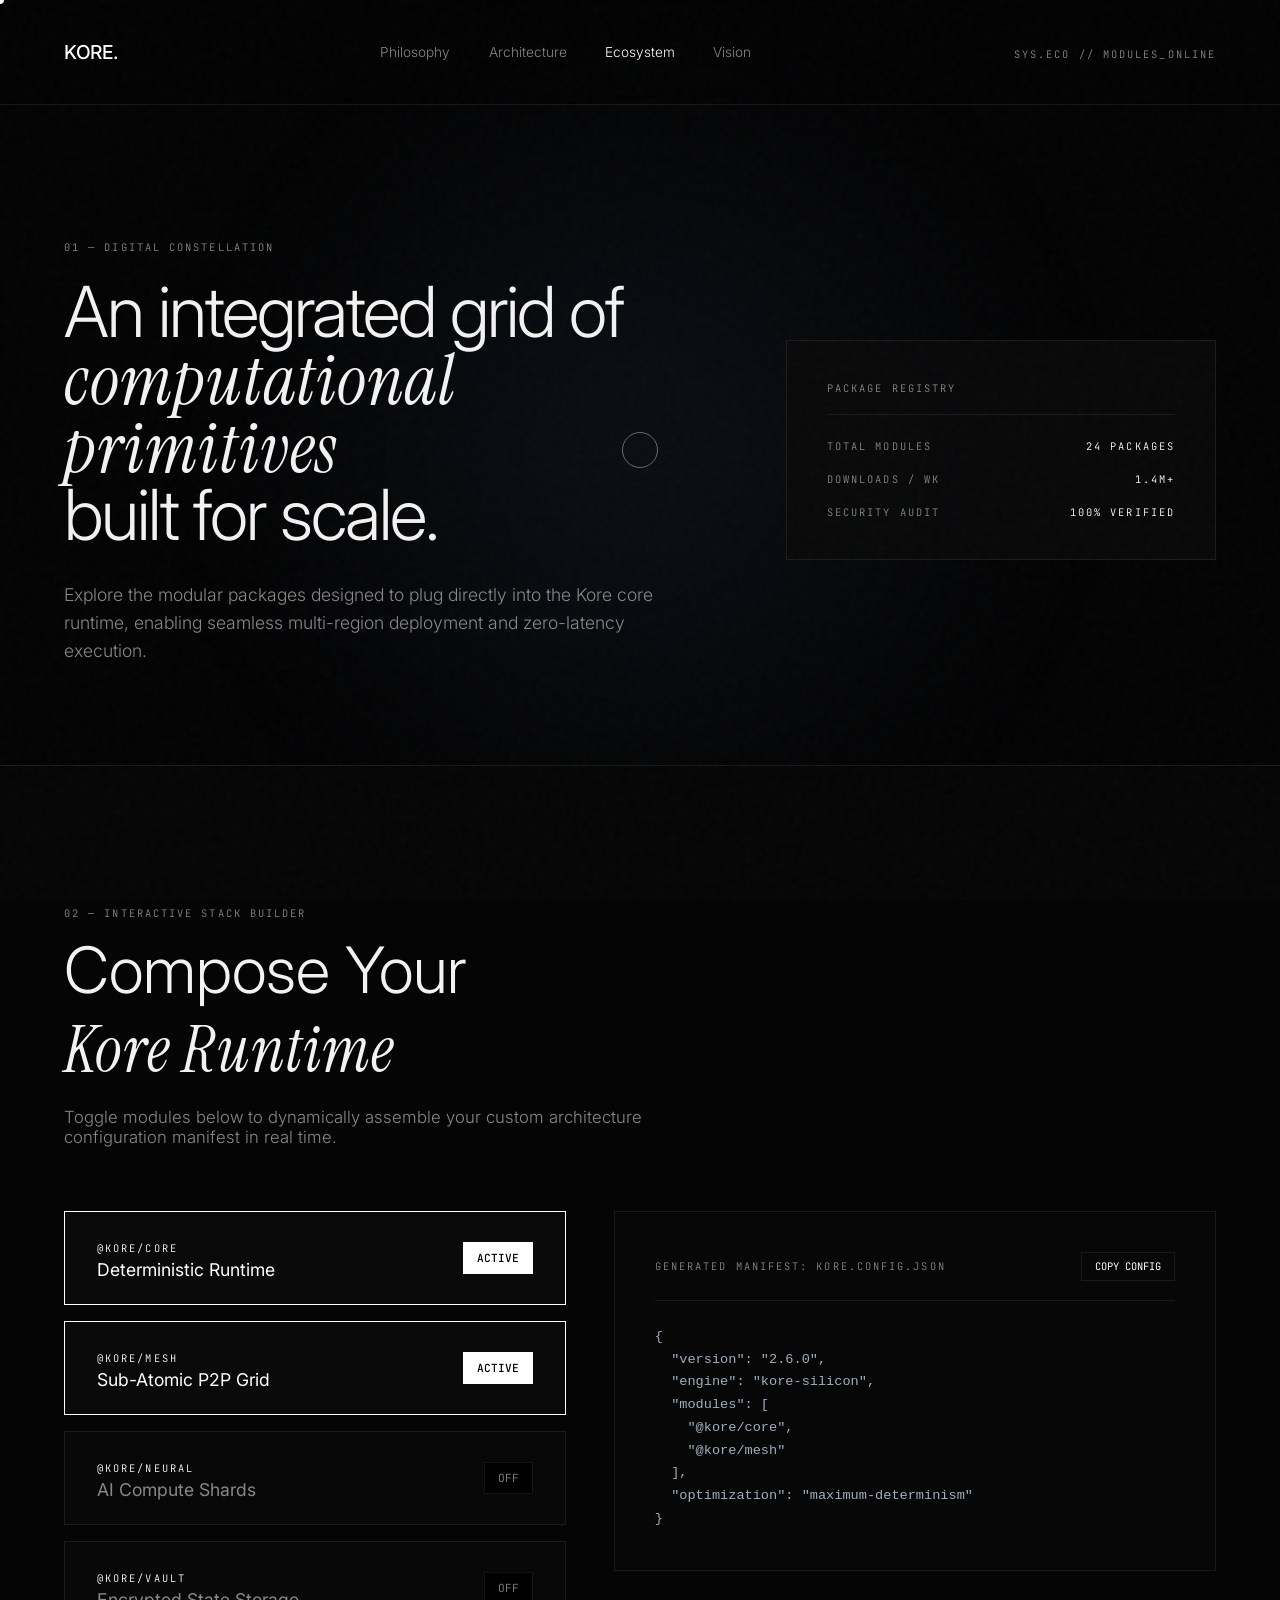
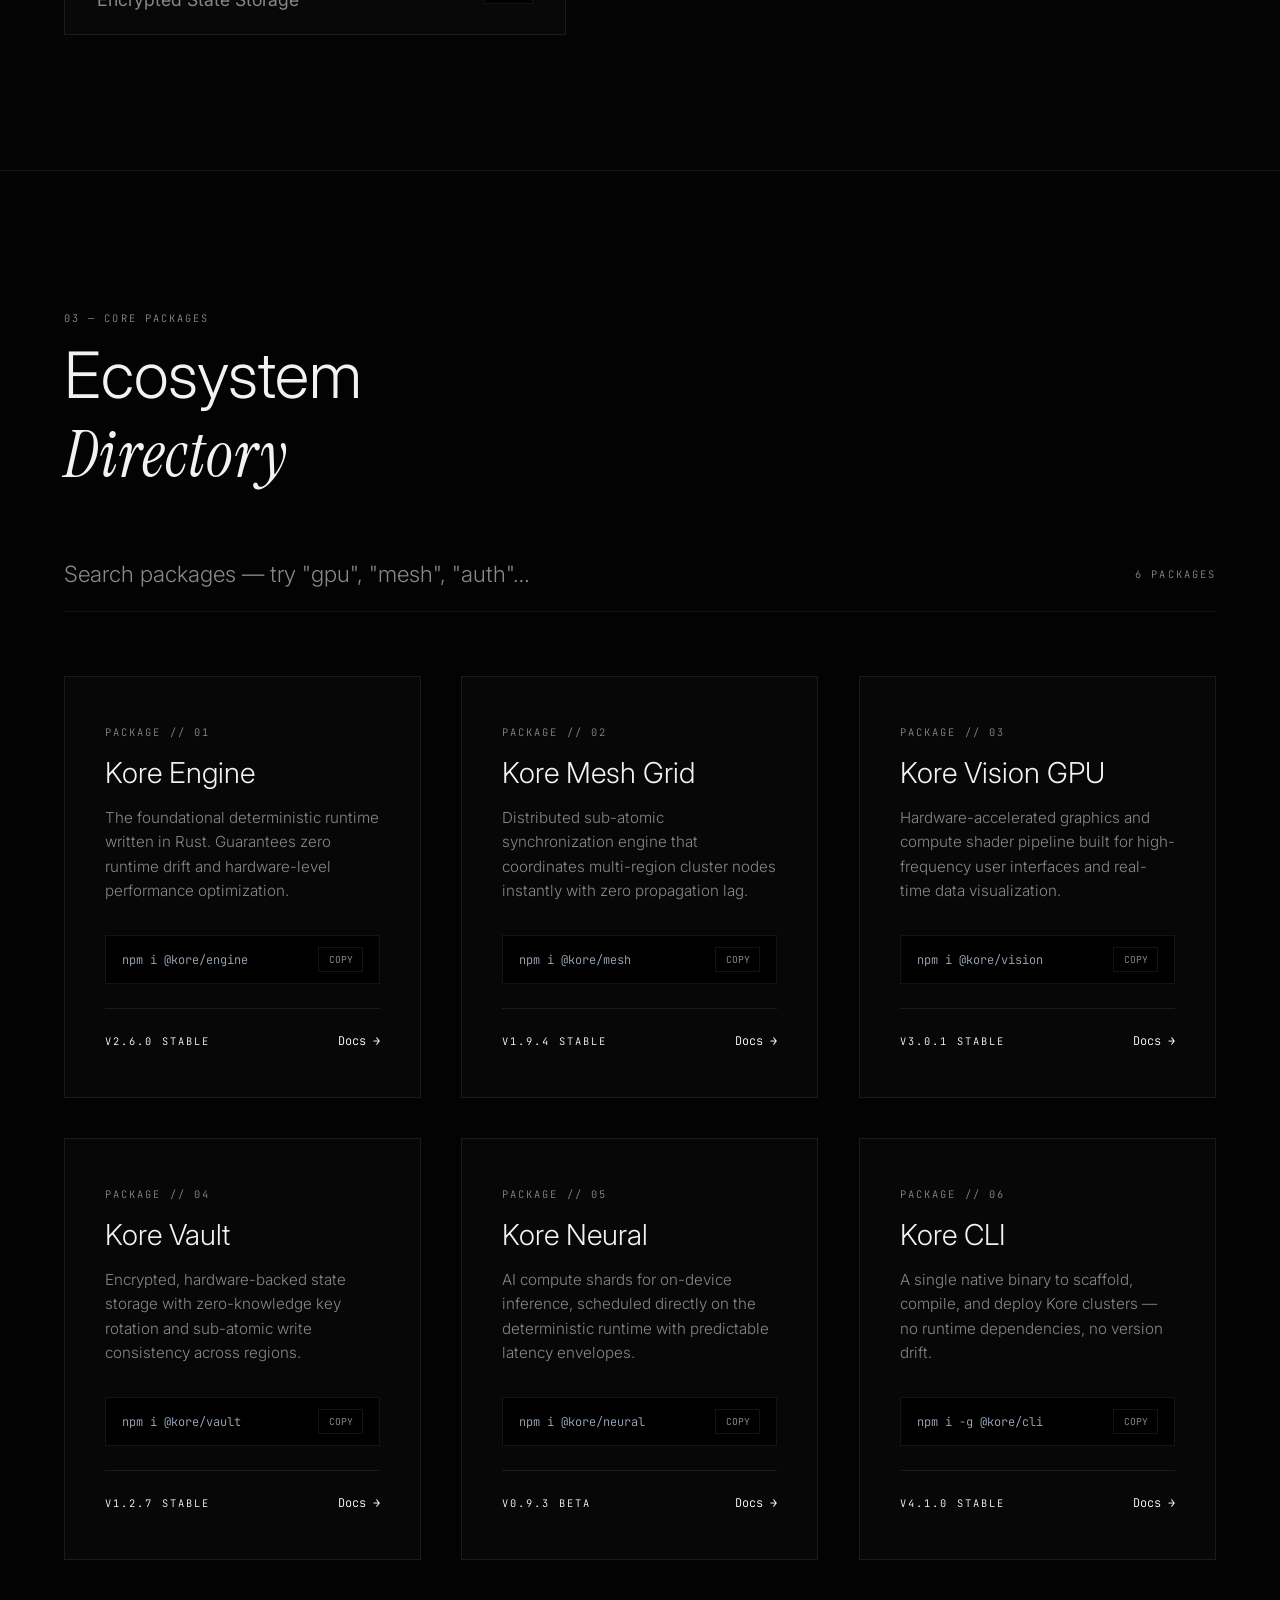
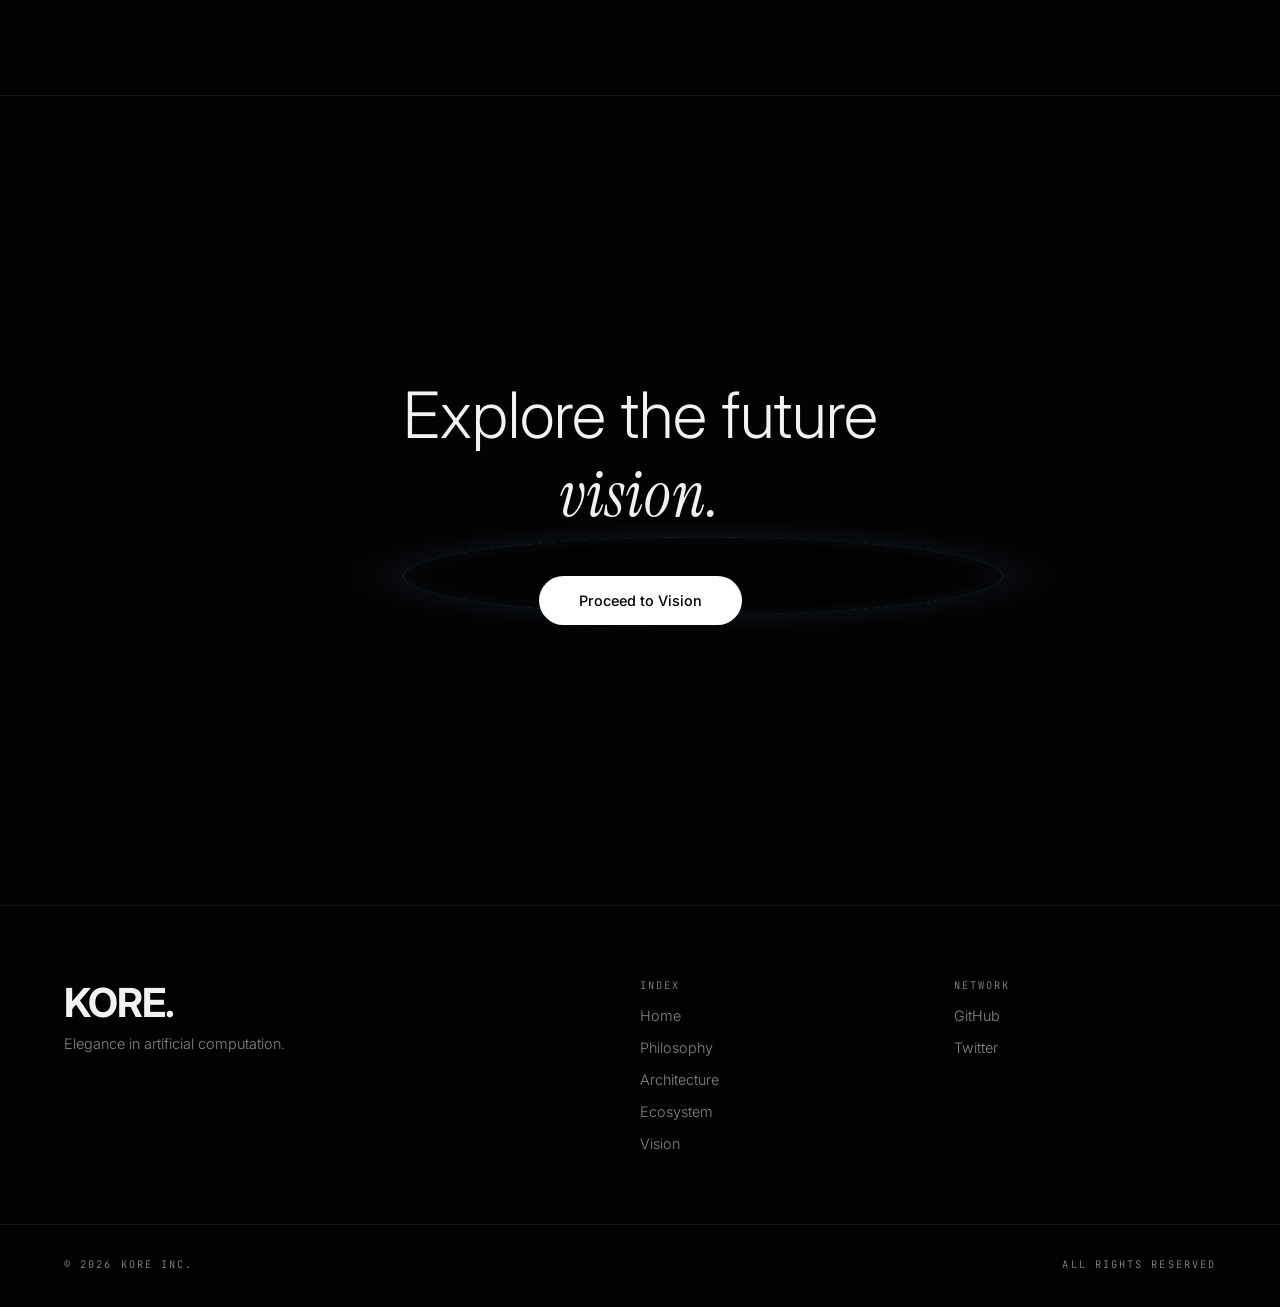
<file: ecosystem.html>
<!DOCTYPE html>
<html lang="en">
<head>
    <meta charset="UTF-8">
    <meta name="viewport" content="width=device-width, initial-scale=1.0">
    <title>Ecosystem — KORE</title>
    
    <link rel="preconnect" href="https://fonts.googleapis.com">
    <link rel="preconnect" href="https://fonts.gstatic.com" crossorigin>
    <link href="https://fonts.googleapis.com/css2?family=Instrument+Serif:ital@0;1&family=Inter:wght@200;300;400;500&family=JetBrains+Mono:wght@100;300;400&display=swap" rel="stylesheet">
    
    <link rel="stylesheet" href="style.css">
    <link rel="stylesheet" href="shared.css">
    <link rel="stylesheet" href="ecosystem-custom.css">
</head>
<body class="luxury-dark">

    <div class="hololens-cone" id="light-cone"></div>
    <div class="noise-overlay"></div>

    <!-- HEADER -->
    <header class="site-header reveal">
        <div class="logo"><a href="index.html">KORE.</a></div>
        <nav class="nav-links">
            <a href="philosophy.html">Philosophy</a>
            <a href="architecture.html">Architecture</a>
            <a href="ecosystem.html" class="active-link" style="color: #fff;">Ecosystem</a>
            <a href="vision.html">Vision</a>
        </nav>
        <div class="header-action">
            <span class="mono-micro pulse-glow">SYS.ECO // MODULES_ONLINE</span>
        </div>
    </header>

    <main>
        <!-- ACT I: HERO CON STATISTICHE INTEGRATE -->
        <section class="eco-hero">
            <div class="container eco-hero-grid">
                <div>
                    <span class="mono-micro reveal">01 — DIGITAL CONSTELLATION</span>
                    <h1 class="reveal delay-1">
                        An integrated grid of <br>
                        <span class="serif-italic">computational primitives</span> <br>
                        built for scale.
                    </h1>
                    <p class="subtitle reveal delay-2">
                        Explore the modular packages designed to plug directly into the Kore core runtime, enabling seamless multi-region deployment and zero-latency execution.
                    </p>
                </div>
                <div class="reveal delay-3 eco-stat-box">
                    <div class="eco-stat-top">
                        <span class="mono-micro">PACKAGE REGISTRY</span>
                        <div class="pulsing-led"></div>
                    </div>
                    <div class="eco-stat-content">
                        <div class="e-metric">
                            <span class="mono-micro">TOTAL MODULES</span>
                            <span class="mono-micro text-white">24 Packages</span>
                        </div>
                        <div class="e-metric">
                            <span class="mono-micro">DOWNLOADS / WK</span>
                            <span class="mono-micro text-white">1.4M+</span>
                        </div>
                        <div class="e-metric">
                            <span class="mono-micro">SECURITY AUDIT</span>
                            <span class="mono-micro text-white">100% Verified</span>
                        </div>
                    </div>
                </div>
            </div>
        </section>

        <!-- ACT II: INTERACTIVE ECOSYSTEM ASSEMBLER (Il pezzo forte) -->
        <section class="eco-assembler-section">
            <div class="container">
                <div class="spine-header reveal">
                    <span class="mono-micro">02 — INTERACTIVE STACK BUILDER</span>
                    <h2>Compose Your <br><span class="serif-italic">Kore Runtime</span></h2>
                    <p class="eco-desc">Toggle modules below to dynamically assemble your custom architecture configuration manifest in real time.</p>
                </div>

                <div class="assembler-workspace reveal delay-1">
                    <!-- Lista dei moduli attivabili -->
                    <div class="modules-selector-grid">
                        <div class="mod-toggle-card active" data-mod="core">
                            <div class="mod-info">
                                <span class="mono-micro text-white">@kore/core</span>
                                <h4>Deterministic Runtime</h4>
                            </div>
                            <div class="mod-check">ACTIVE</div>
                        </div>

                        <div class="mod-toggle-card active" data-mod="mesh">
                            <div class="mod-info">
                                <span class="mono-micro text-white">@kore/mesh</span>
                                <h4>Sub-Atomic P2P Grid</h4>
                            </div>
                            <div class="mod-check">ACTIVE</div>
                        </div>

                        <div class="mod-toggle-card" data-mod="neural">
                            <div class="mod-info">
                                <span class="mono-micro text-white">@kore/neural</span>
                                <h4>AI Compute Shards</h4>
                            </div>
                            <div class="mod-check">OFF</div>
                        </div>

                        <div class="mod-toggle-card" data-mod="vault">
                            <div class="mod-info">
                                <span class="mono-micro text-white">@kore/vault</span>
                                <h4>Encrypted State Storage</h4>
                            </div>
                            <div class="mod-check">OFF</div>
                        </div>
                    </div>

                    <!-- Output del manifest generato -->
                    <div class="manifest-output-box">
                        <div class="manifest-top">
                            <span class="mono-micro">Generated Manifest: kore.config.json</span>
                            <button class="copy-btn" id="copy-manifest-btn">COPY CONFIG</button>
                        </div>
                        <pre><code id="manifest-code">{
  "version": "2.6.0",
  "engine": "kore-silicon",
  "modules": [
    "@kore/core",
    "@kore/mesh"
  ],
  "optimization": "maximum-determinism"
}</code></pre>
                    </div>
                </div>
            </div>
        </section>

        <!-- ACT III: GRID DEI PACCHETTI PRINCIPALI -->
        <section class="eco-packages-section">
            <div class="container">
                <div class="spine-header reveal">
                    <span class="mono-micro">03 — CORE PACKAGES</span>
                    <h2>Ecosystem <br><span class="serif-italic">Directory</span></h2>
                </div>

                <div class="pkg-search-bar reveal delay-1">
                    <input type="text" id="pkg-search-input" placeholder="Search packages — try &quot;gpu&quot;, &quot;mesh&quot;, &quot;auth&quot;…" class="magnetic">
                    <span class="mono-micro" id="pkg-search-count">6 PACKAGES</span>
                </div>

                <div class="packages-grid reveal delay-1" id="packages-grid">
                    <div class="pkg-card" data-spotlight data-tilt data-name="Kore Engine" data-desc="The foundational deterministic runtime written in Rust. Guarantees zero runtime drift and hardware-level performance optimization.">
                        <div class="spotlight-layer"></div>
                        <span class="mono-micro">PACKAGE // 01</span>
                        <h3>Kore Engine</h3>
                        <p>The foundational deterministic runtime written in Rust. Guarantees zero runtime drift and hardware-level performance optimization.</p>
                        <div class="pkg-install">
                            <code>npm i @kore/engine</code>
                            <button class="pkg-copy-btn" data-copy="npm i @kore/engine">COPY</button>
                        </div>
                        <div class="pkg-footer">
                            <span class="mono-micro text-white">v2.6.0 Stable</span>
                            <a href="#" class="pkg-link">Docs →</a>
                        </div>
                    </div>

                    <div class="pkg-card" data-spotlight data-tilt data-name="Kore Mesh Grid" data-desc="Distributed sub-atomic synchronization engine that coordinates multi-region cluster nodes instantly with zero propagation lag.">
                        <div class="spotlight-layer"></div>
                        <span class="mono-micro">PACKAGE // 02</span>
                        <h3>Kore Mesh Grid</h3>
                        <p>Distributed sub-atomic synchronization engine that coordinates multi-region cluster nodes instantly with zero propagation lag.</p>
                        <div class="pkg-install">
                            <code>npm i @kore/mesh</code>
                            <button class="pkg-copy-btn" data-copy="npm i @kore/mesh">COPY</button>
                        </div>
                        <div class="pkg-footer">
                            <span class="mono-micro text-white">v1.9.4 Stable</span>
                            <a href="#" class="pkg-link">Docs →</a>
                        </div>
                    </div>

                    <div class="pkg-card" data-spotlight data-tilt data-name="Kore Vision GPU" data-desc="Hardware-accelerated graphics and compute shader pipeline built for high-frequency user interfaces and real-time data visualization.">
                        <div class="spotlight-layer"></div>
                        <span class="mono-micro">PACKAGE // 03</span>
                        <h3>Kore Vision GPU</h3>
                        <p>Hardware-accelerated graphics and compute shader pipeline built for high-frequency user interfaces and real-time data visualization.</p>
                        <div class="pkg-install">
                            <code>npm i @kore/vision</code>
                            <button class="pkg-copy-btn" data-copy="npm i @kore/vision">COPY</button>
                        </div>
                        <div class="pkg-footer">
                            <span class="mono-micro text-white">v3.0.1 Stable</span>
                            <a href="#" class="pkg-link">Docs →</a>
                        </div>
                    </div>

                    <div class="pkg-card" data-spotlight data-tilt data-name="Kore Vault" data-desc="Encrypted, hardware-backed state storage with zero-knowledge key rotation and sub-atomic write consistency across regions.">
                        <div class="spotlight-layer"></div>
                        <span class="mono-micro">PACKAGE // 04</span>
                        <h3>Kore Vault</h3>
                        <p>Encrypted, hardware-backed state storage with zero-knowledge key rotation and sub-atomic write consistency across regions.</p>
                        <div class="pkg-install">
                            <code>npm i @kore/vault</code>
                            <button class="pkg-copy-btn" data-copy="npm i @kore/vault">COPY</button>
                        </div>
                        <div class="pkg-footer">
                            <span class="mono-micro text-white">v1.2.7 Stable</span>
                            <a href="#" class="pkg-link">Docs →</a>
                        </div>
                    </div>

                    <div class="pkg-card" data-spotlight data-tilt data-name="Kore Neural" data-desc="AI compute shards for on-device inference, scheduled directly on the deterministic runtime with predictable latency envelopes.">
                        <div class="spotlight-layer"></div>
                        <span class="mono-micro">PACKAGE // 05</span>
                        <h3>Kore Neural</h3>
                        <p>AI compute shards for on-device inference, scheduled directly on the deterministic runtime with predictable latency envelopes.</p>
                        <div class="pkg-install">
                            <code>npm i @kore/neural</code>
                            <button class="pkg-copy-btn" data-copy="npm i @kore/neural">COPY</button>
                        </div>
                        <div class="pkg-footer">
                            <span class="mono-micro text-white">v0.9.3 Beta</span>
                            <a href="#" class="pkg-link">Docs →</a>
                        </div>
                    </div>

                    <div class="pkg-card" data-spotlight data-tilt data-name="Kore CLI" data-desc="A single native binary to scaffold, compile, and deploy Kore clusters — no runtime dependencies, no version drift.">
                        <div class="spotlight-layer"></div>
                        <span class="mono-micro">PACKAGE // 06</span>
                        <h3>Kore CLI</h3>
                        <p>A single native binary to scaffold, compile, and deploy Kore clusters — no runtime dependencies, no version drift.</p>
                        <div class="pkg-install">
                            <code>npm i -g @kore/cli</code>
                            <button class="pkg-copy-btn" data-copy="npm i -g @kore/cli">COPY</button>
                        </div>
                        <div class="pkg-footer">
                            <span class="mono-micro text-white">v4.1.0 Stable</span>
                            <a href="#" class="pkg-link">Docs →</a>
                        </div>
                    </div>
                </div>
                <p class="pkg-empty-state" id="pkg-empty-state">No packages match your search.</p>
            </div>
        </section>

        <!-- ACT IV: PROCEED TO VISION -->
        <section class="section-torus">
            <div class="torus-container reveal">
                <div class="torus-glow"></div>
                <h2>Explore the future <br><span class="serif-italic">vision.</span></h2>
                <a href="vision.html" class="elegant-btn magnetic">Proceed to Vision</a>
            </div>
        </section>

    </main>

    <footer class="site-footer reveal">
        <div class="container footer-grid">
            <div class="footer-brand">
                <h1>KORE.</h1>
                <p>Elegance in artificial computation.</p>
            </div>
            <div class="footer-links">
                <span class="mono-micro">INDEX</span>
                <a href="index.html">Home</a>
                <a href="philosophy.html">Philosophy</a>
                <a href="architecture.html">Architecture</a>
                <a href="ecosystem.html">Ecosystem</a>
                <a href="vision.html">Vision</a>
            </div>
            <div class="footer-links">
                <span class="mono-micro">NETWORK</span>
                <a href="https://github.com" target="_blank">GitHub</a>
                <a href="https://twitter.com" target="_blank">Twitter</a>
            </div>
        </div>
        <div class="container footer-bottom">
            <span class="mono-micro">© 2026 KORE INC.</span>
            <span class="mono-micro">ALL RIGHTS RESERVED</span>
        </div>
    </footer>

    <script src="shared.js"></script>
    <script src="ecosystem.js"></script>
</body>
    <!--
   *    /\_/\      +
       ( o.o )   <3  ghostly.grl
   +    > ^ <          *
-->
</html>
</file>
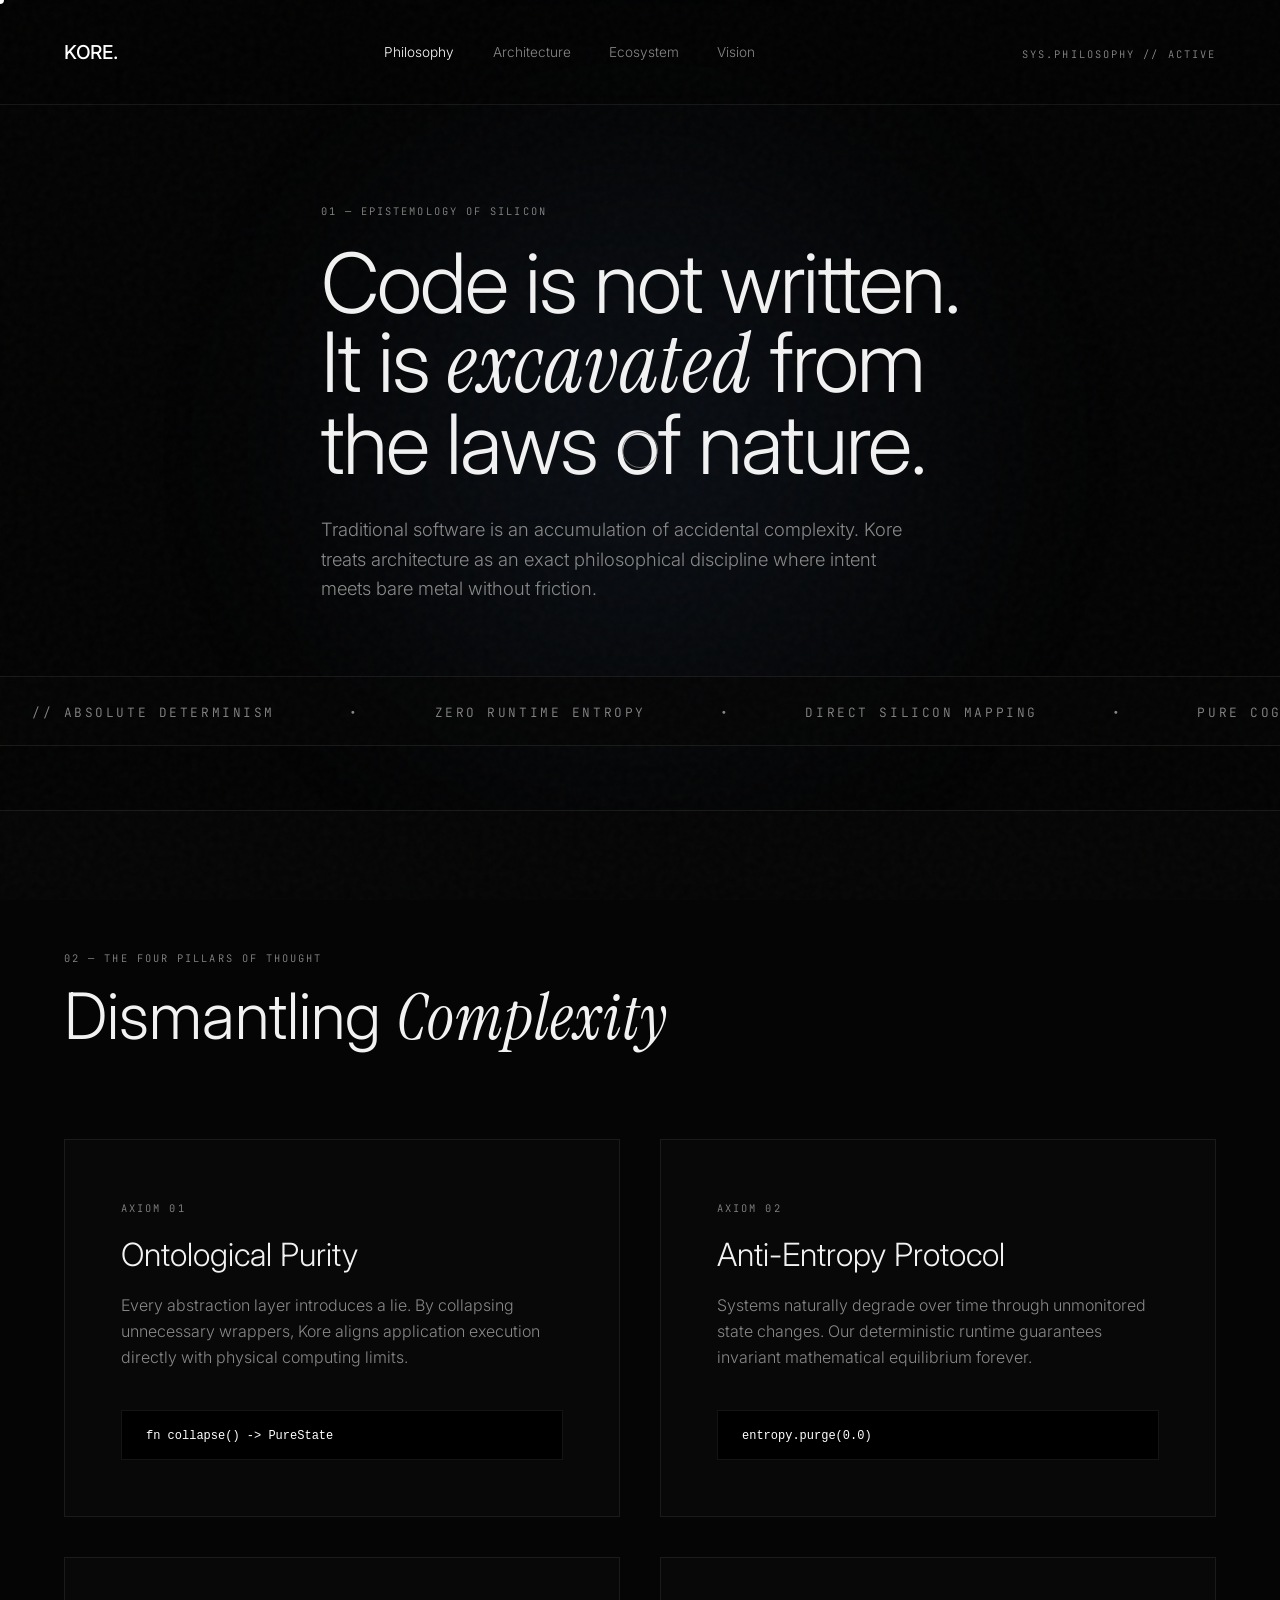
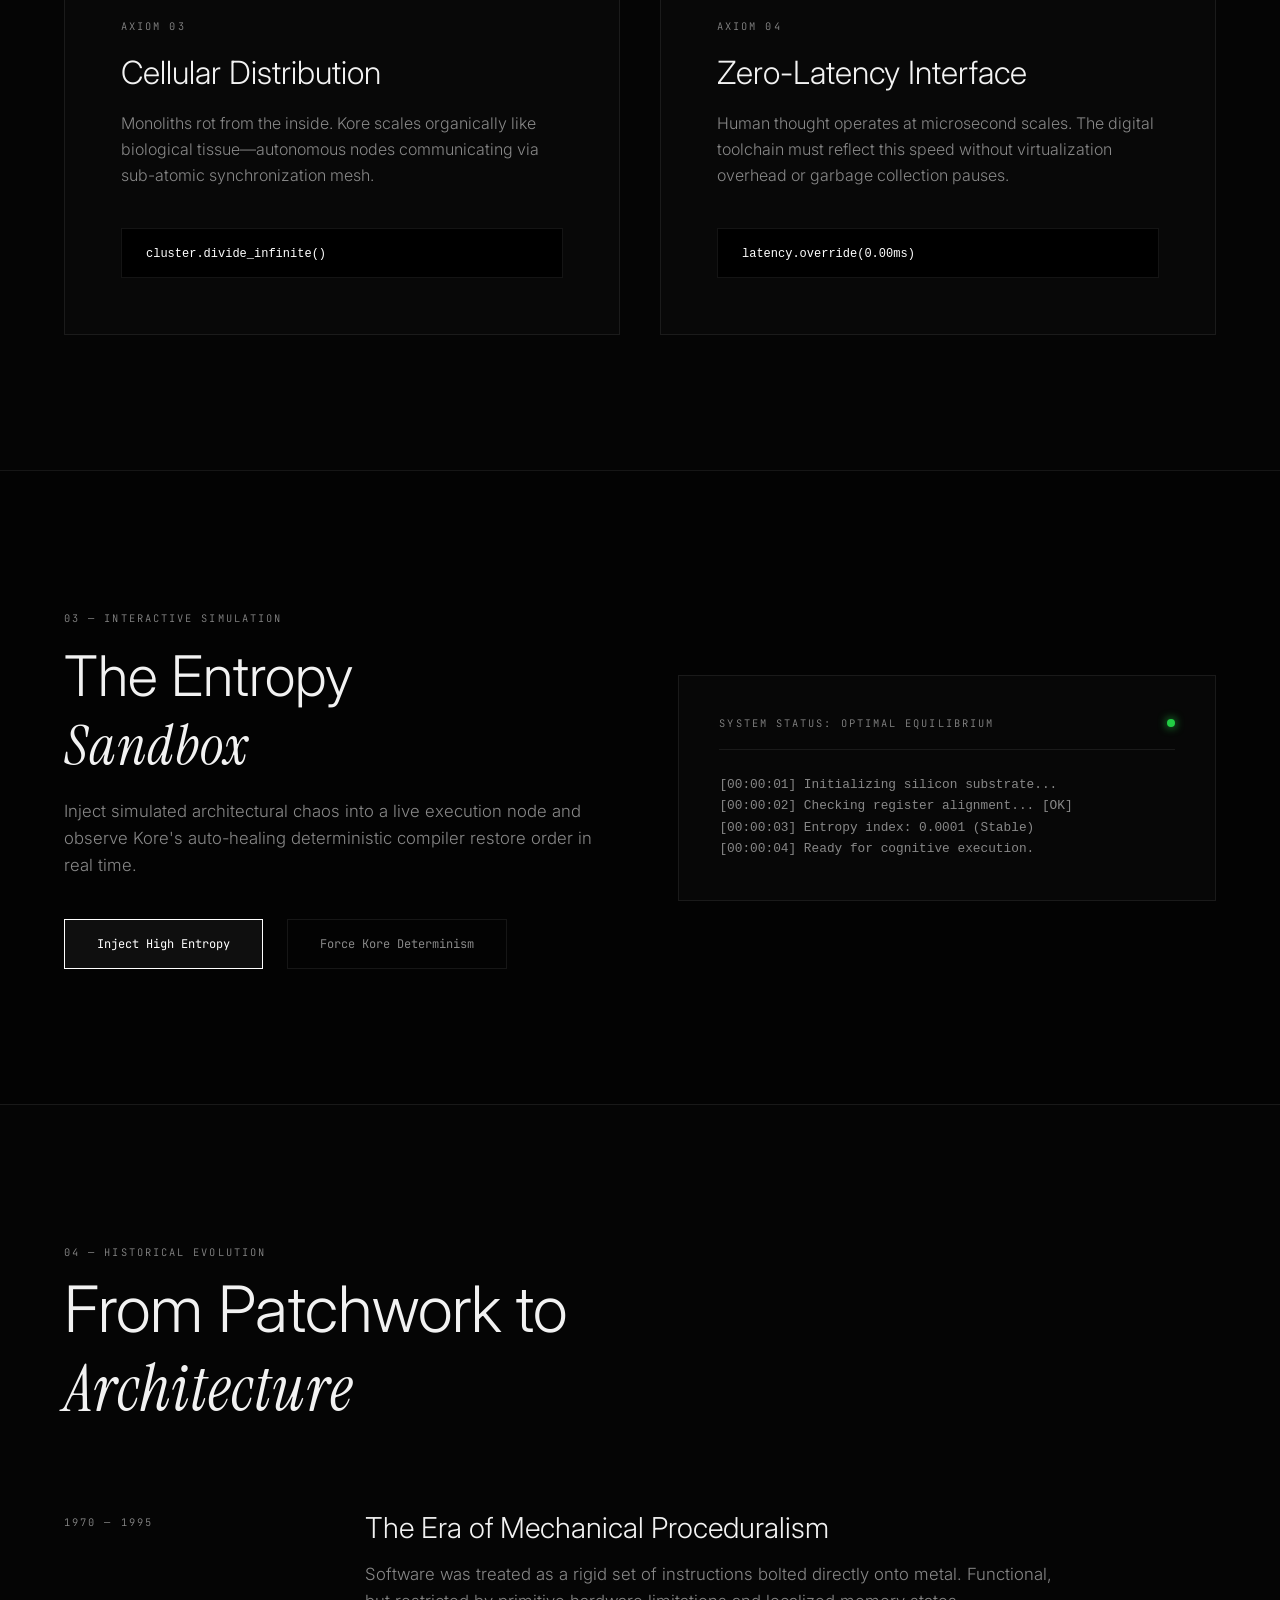
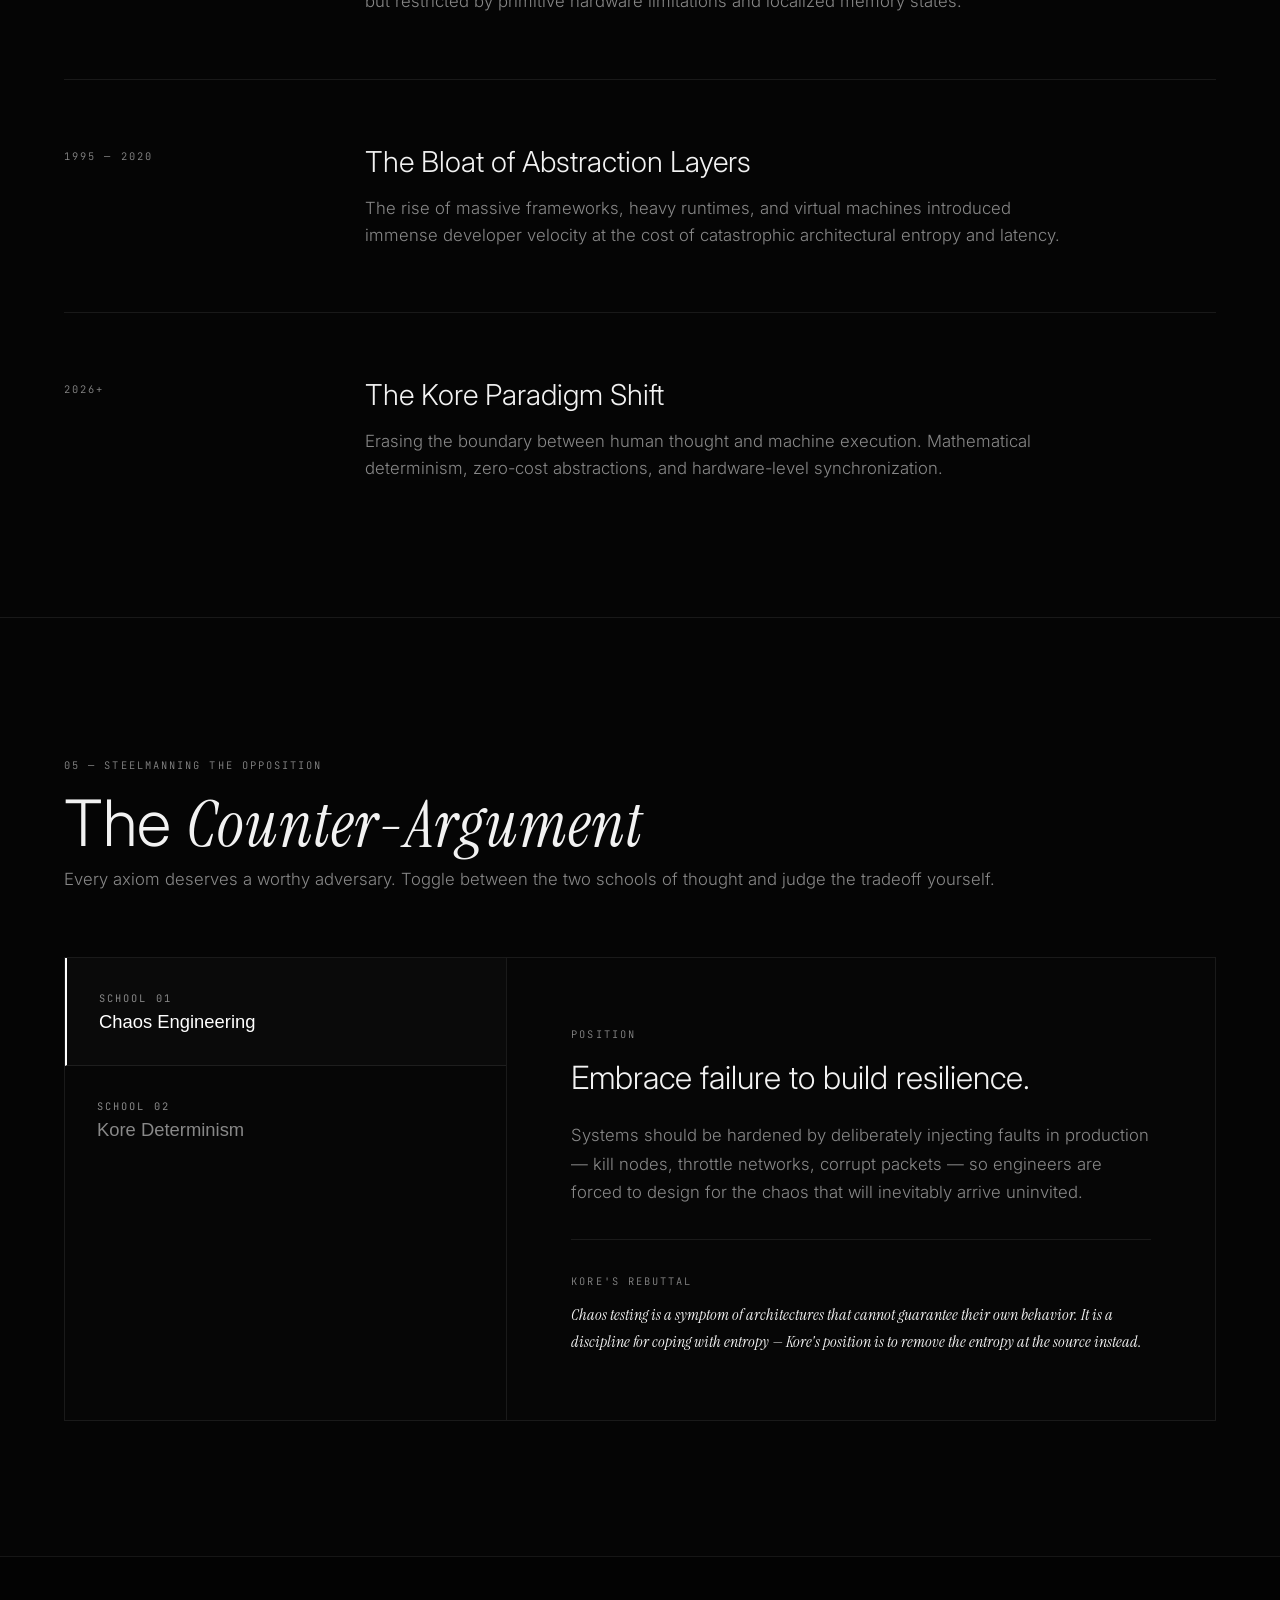
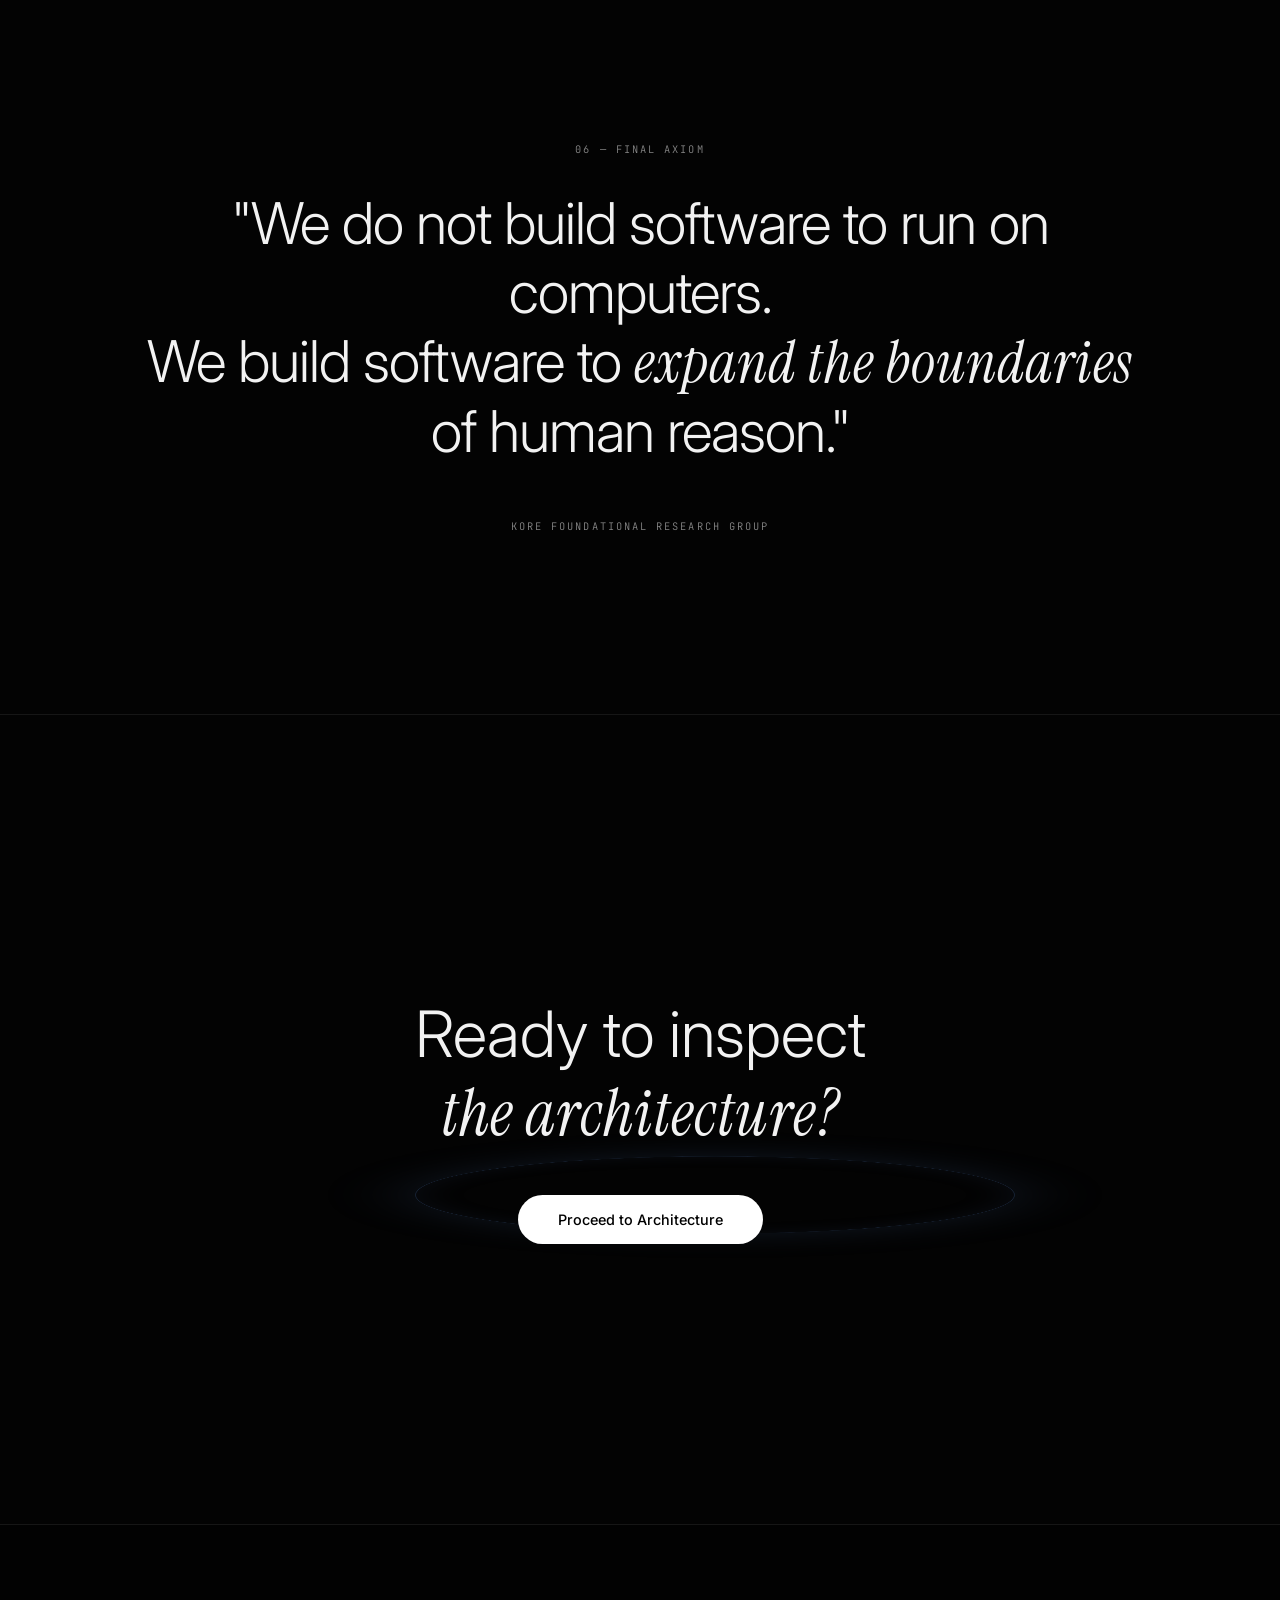
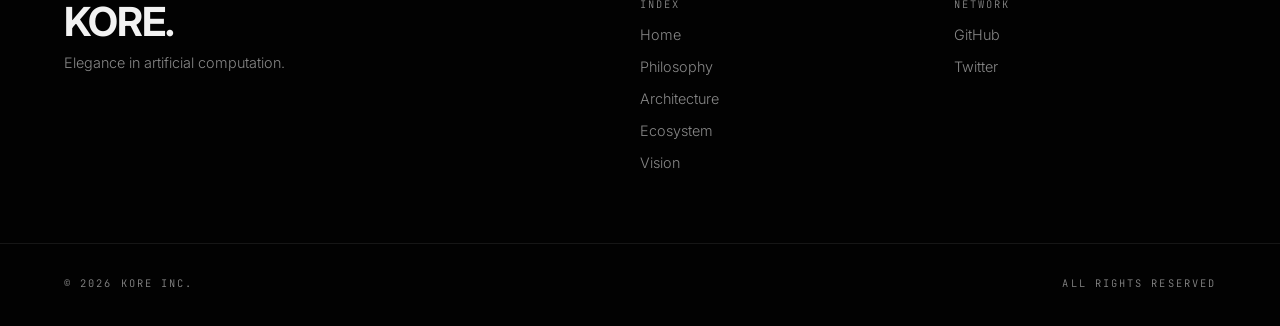
<file: philosophy.html>
<!DOCTYPE html>
<html lang="en">
<head>
    <meta charset="UTF-8">
    <meta name="viewport" content="width=device-width, initial-scale=1.0">
    <title>Philosophy — KORE</title>
    
    <link rel="preconnect" href="https://fonts.googleapis.com">
    <link rel="preconnect" href="https://fonts.gstatic.com" crossorigin>
    <link href="https://fonts.googleapis.com/css2?family=Instrument+Serif:ital@0;1&family=Inter:wght@200;300;400;500&family=JetBrains+Mono:wght@100;300;400&display=swap" rel="stylesheet">
    
    <link rel="stylesheet" href="style.css">
    <link rel="stylesheet" href="shared.css">
    <link rel="stylesheet" href="philosophy-custom.css">
</head>
<body class="luxury-dark">

    <div class="hololens-cone" id="light-cone"></div>
    <div class="noise-overlay"></div>

    <!-- HEADER -->
    <header class="site-header reveal">
        <div class="logo"><a href="index.html">KORE.</a></div>
        <nav class="nav-links">
            <a href="philosophy.html" class="active-link" style="color: #fff;">Philosophy</a>
            <a href="architecture.html">Architecture</a>
            <a href="ecosystem.html">Ecosystem</a>
            <a href="vision.html">Vision</a>
        </nav>
        <div class="header-action">
            <span class="mono-micro pulse-glow">SYS.PHILOSOPHY // ACTIVE</span>
        </div>
    </header>

    <main>
        <!-- ACT I: HERO CON TICKER ANIMATO INFINITO -->
        <section class="phil-hero-extended">
            <div class="container">
                <span class="mono-micro reveal">01 — EPISTEMOLOGY OF SILICON</span>
                <h1 class="reveal delay-1">
                    Code is not written. <br>
                    It is <span class="serif-italic">excavated</span> from <br>
                    the laws of nature.
                </h1>
                <p class="subtitle reveal delay-2">
                    Traditional software is an accumulation of accidental complexity. Kore treats architecture as an exact philosophical discipline where intent meets bare metal without friction.
                </p>
            </div>

            <!-- Ticker infinito animato -->
            <div class="infinite-ticker-container reveal delay-3">
                <div class="ticker-track">
                    <span>// ABSOLUTE DETERMINISM</span>
                    <span>•</span>
                    <span>ZERO RUNTIME ENTROPY</span>
                    <span>•</span>
                    <span>DIRECT SILICON MAPPING</span>
                    <span>•</span>
                    <span>PURE COGNITIVE INTENT</span>
                    <span>•</span>
                    <span>ABSOLUTE DETERMINISM</span>
                    <span>•</span>
                    <span>ZERO RUNTIME ENTROPY</span>
                    <span>•</span>
                </div>
            </div>
        </section>

        <!-- ACT II: IL MANIFESTO ESPANSO (Grid interattiva con effetti spotlight) -->
        <section class="phil-manifesto-deep">
            <div class="container">
                <div class="spine-header reveal">
                    <span class="mono-micro">02 — THE FOUR PILLARS OF THOUGHT</span>
                    <h2>Dismantling <span class="serif-italic">Complexity</span></h2>
                </div>

                <div class="pillars-grid-animated">
                    <!-- Pillar 1 -->
                    <div class="pillar-card reveal delay-1" data-spotlight data-tilt>
                        <div class="spotlight-layer"></div>
                        <span class="mono-micro">AXIOM 01</span>
                        <h3>Ontological Purity</h3>
                        <p>Every abstraction layer introduces a lie. By collapsing unnecessary wrappers, Kore aligns application execution directly with physical computing limits.</p>
                        <div class="pillar-code-preview">
                            <code>fn collapse() -> PureState</code>
                        </div>
                    </div>

                    <!-- Pillar 2 -->
                    <div class="pillar-card reveal delay-2" data-spotlight data-tilt>
                        <div class="spotlight-layer"></div>
                        <span class="mono-micro">AXIOM 02</span>
                        <h3>Anti-Entropy Protocol</h3>
                        <p>Systems naturally degrade over time through unmonitored state changes. Our deterministic runtime guarantees invariant mathematical equilibrium forever.</p>
                        <div class="pillar-code-preview">
                            <code>entropy.purge(0.0)</code>
                        </div>
                    </div>

                    <!-- Pillar 3 -->
                    <div class="pillar-card reveal delay-3" data-spotlight data-tilt>
                        <div class="spotlight-layer"></div>
                        <span class="mono-micro">AXIOM 03</span>
                        <h3>Cellular Distribution</h3>
                        <p>Monoliths rot from the inside. Kore scales organically like biological tissue—autonomous nodes communicating via sub-atomic synchronization mesh.</p>
                        <div class="pillar-code-preview">
                            <code>cluster.divide_infinite()</code>
                        </div>
                    </div>

                    <!-- Pillar 4 -->
                    <div class="pillar-card reveal delay-4" data-spotlight data-tilt>
                        <div class="spotlight-layer"></div>
                        <span class="mono-micro">AXIOM 04</span>
                        <h3>Zero-Latency Interface</h3>
                        <p>Human thought operates at microsecond scales. The digital toolchain must reflect this speed without virtualization overhead or garbage collection pauses.</p>
                        <div class="pillar-code-preview">
                            <code>latency.override(0.00ms)</code>
                        </div>
                    </div>
                </div>
            </div>
        </section>

        <!-- ACT III: IL LABORATORIO DELL'ENTROPIA (Simulatore Interattivo vivo) -->
        <section class="entropy-lab-section">
            <div class="container entropy-layout">
                <div class="reveal">
                    <span class="mono-micro">03 — INTERACTIVE SIMULATION</span>
                    <h2>The Entropy <br><span class="serif-italic">Sandbox</span></h2>
                    <p class="phil-desc">Inject simulated architectural chaos into a live execution node and observe Kore's auto-healing deterministic compiler restore order in real time.</p>
                    
                    <div class="lab-controls">
                        <button class="lab-btn active magnetic" id="inject-chaos-btn">Inject High Entropy</button>
                        <button class="lab-btn magnetic" id="purge-chaos-btn">Force Kore Determinism</button>
                    </div>
                </div>

                <div class="lab-monitor-box reveal delay-1">
                    <div class="lab-topbar">
                        <span class="mono-micro" id="lab-status-text">SYSTEM STATUS: OPTIMAL EQUILIBRIUM</span>
                        <div class="pulsing-led" id="lab-led"></div>
                    </div>
                    <div class="lab-screen" id="lab-screen-content">
                        <pre><code>[00:00:01] Initializing silicon substrate...
[00:00:02] Checking register alignment... [OK]
[00:00:03] Entropy index: 0.0001 (Stable)
[00:00:04] Ready for cognitive execution.</code></pre>
                    </div>
                </div>
            </div>
        </section>

        <!-- ACT IV: LA DIALETTICA SCORREVOLE (Timeline / Narrazione verticale profonda) -->
        <section class="phil-timeline-section">
            <div class="container">
                <div class="spine-header reveal">
                    <span class="mono-micro">04 — HISTORICAL EVOLUTION</span>
                    <h2>From Patchwork to <br><span class="serif-italic">Architecture</span></h2>
                </div>

                <div class="timeline-stream">
                    <div class="timeline-item reveal">
                        <div class="t-number"><span class="mono-micro">1970 — 1995</span></div>
                        <div class="t-body">
                            <h3>The Era of Mechanical Proceduralism</h3>
                            <p>Software was treated as a rigid set of instructions bolted directly onto metal. Functional, but restricted by primitive hardware limitations and localized memory states.</p>
                        </div>
                    </div>

                    <div class="timeline-item reveal delay-1">
                        <div class="t-number"><span class="mono-micro">1995 — 2020</span></div>
                        <div class="t-body">
                            <h3>The Bloat of Abstraction Layers</h3>
                            <p>The rise of massive frameworks, heavy runtimes, and virtual machines introduced immense developer velocity at the cost of catastrophic architectural entropy and latency.</p>
                        </div>
                    </div>

                    <div class="timeline-item reveal delay-2">
                        <div class="t-number"><span class="mono-micro">2026+</span></div>
                        <div class="t-body">
                            <h3>The Kore Paradigm Shift</h3>
                            <p>Erasing the boundary between human thought and machine execution. Mathematical determinism, zero-cost abstractions, and hardware-level synchronization.</p>
                        </div>
                    </div>
                </div>
            </div>
        </section>

        <!-- ACT V: THE COUNTER-ARGUMENT (Interactive Debate) -->
        <section class="debate-section">
            <div class="container">
                <div class="spine-header reveal">
                    <span class="mono-micro">05 — STEELMANNING THE OPPOSITION</span>
                    <h2>The <span class="serif-italic">Counter-Argument</span></h2>
                    <p class="phil-desc">Every axiom deserves a worthy adversary. Toggle between the two schools of thought and judge the tradeoff yourself.</p>
                </div>

                <div class="debate-wrapper reveal delay-1">
                    <div class="debate-triggers">
                        <button class="debate-btn active magnetic" data-debate="chaos">
                            <span class="mono-micro">SCHOOL 01</span>
                            <h4>Chaos Engineering</h4>
                        </button>
                        <button class="debate-btn magnetic" data-debate="kore">
                            <span class="mono-micro">SCHOOL 02</span>
                            <h4>Kore Determinism</h4>
                        </button>
                    </div>

                    <div class="debate-viewer">
                        <div class="debate-pane active" id="debate-chaos">
                            <span class="mono-micro">POSITION</span>
                            <h3>Embrace failure to build resilience.</h3>
                            <p>Systems should be hardened by deliberately injecting faults in production — kill nodes, throttle networks, corrupt packets — so engineers are forced to design for the chaos that will inevitably arrive uninvited.</p>
                            <div class="debate-verdict">
                                <span class="mono-micro">KORE'S REBUTTAL</span>
                                <p>Chaos testing is a symptom of architectures that cannot guarantee their own behavior. It is a discipline for coping with entropy — Kore's position is to remove the entropy at the source instead.</p>
                            </div>
                        </div>
                        <div class="debate-pane" id="debate-kore">
                            <span class="mono-micro">POSITION</span>
                            <h3>Eliminate uncertainty before it exists.</h3>
                            <p>If every allocation, every scheduling decision, and every network hop is resolved deterministically at compile time, there is no chaos left to be resilient against — the failure modes are proven closed, not merely survived.</p>
                            <div class="debate-verdict">
                                <span class="mono-micro">THE HONEST TRADEOFF</span>
                                <p>Determinism demands upfront rigor: every dependency must be known and bounded ahead of time. It trades runtime flexibility for compile-time proof — a fair price, in our view, for zero-surprise production systems.</p>
                            </div>
                        </div>
                    </div>
                </div>
            </div>
        </section>

        <!-- ACT VI: CITAZIONE D'AUTORE CON EFFETTO PARALLASSE / GLOW -->
        <section class="quote-canvas-section">
            <div class="container quote-content-center reveal">
                <span class="mono-micro">06 — FINAL AXIOM</span>
                <blockquote>
                    "We do not build software to run on computers. <br>
                    We build software to <span class="serif-italic">expand the boundaries</span> of human reason."
                </blockquote>
                <div class="author-tag">
                    <span class="mono-micro">KORE FOUNDATIONAL RESEARCH GROUP</span>
                </div>
            </div>
        </section>

        <!-- ACT VII: TORUS LOOP -->
        <section class="section-torus">
            <div class="torus-container reveal">
                <div class="torus-glow"></div>
                <h2>Ready to inspect <br><span class="serif-italic">the architecture?</span></h2>
                <a href="architecture.html" class="elegant-btn magnetic">Proceed to Architecture</a>
            </div>
        </section>

    </main>

    <footer class="site-footer reveal">
        <div class="container footer-grid">
            <div class="footer-brand">
                <h1>KORE.</h1>
                <p>Elegance in artificial computation.</p>
            </div>
            <div class="footer-links">
                <span class="mono-micro">INDEX</span>
                <a href="index.html">Home</a>
                <a href="philosophy.html">Philosophy</a>
                <a href="architecture.html">Architecture</a>
                <a href="ecosystem.html">Ecosystem</a>
                <a href="vision.html">Vision</a>
            </div>
            <div class="footer-links">
                <span class="mono-micro">NETWORK</span>
                <a href="https://github.com" target="_blank">GitHub</a>
                <a href="https://twitter.com" target="_blank">Twitter</a>
            </div>
        </div>
        <div class="container footer-bottom">
            <span class="mono-micro">© 2026 KORE INC.</span>
            <span class="mono-micro">ALL RIGHTS RESERVED</span>
        </div>
    </footer>

    <script src="shared.js"></script>
    <script src="philosophy.js"></script>
</body>
    <!--
   *    /\_/\      +
       ( o.o )   <3  ghostly.grl
   +    > ^ <          *
-->
</html>
</file>
<file: style.css>
/* ==========================================================================
   DESIGN SYSTEM - LUXURY EDITORIAL TECH (Expanded & Animated)
   ========================================================================== */
:root {
    --bg-color: #030303;
    --text-primary: #f2f2f2;
    --text-muted: #888888;
    
    --accent-red: #cc1122;
    --accent-blue: #4a6fa5;
    
    --border-thin: 1px solid rgba(255, 255, 255, 0.08);
    
    --font-serif: 'Instrument Serif', serif;
    --font-sans: 'Inter', sans-serif;
    --font-mono: 'JetBrains Mono', monospace;
}

* {
    margin: 0;
    padding: 0;
    box-sizing: border-box;
}

html {
    scroll-behavior: smooth;
}

body.luxury-dark {
    background-color: var(--bg-color);
    color: var(--text-primary);
    font-family: var(--font-sans);
    font-weight: 300;
    -webkit-font-smoothing: antialiased;
    overflow-x: hidden;
}

.container {
    max-width: 1400px;
    margin: 0 auto;
    padding: 0 5vw;
}

.serif-italic {
    font-family: var(--font-serif);
    font-style: italic;
    font-weight: 400;
    letter-spacing: 1px;
}

.mono-micro {
    font-family: var(--font-mono);
    font-size: 0.65rem;
    text-transform: uppercase;
    letter-spacing: 0.2em;
    color: var(--text-muted);
}

/* Texture rumore di fondo */
.noise-overlay {
    position: fixed;
    top: 0; left: 0; width: 100vw; height: 100vh;
    pointer-events: none;
    z-index: 9999;
    opacity: 0.03;
    background-image: url("data:image/svg+xml,%3Csvg viewBox='0 0 200 200' xmlns='http://www.w3.org/2000/svg'%3E%3Cfilter id='noiseFilter'%3E%3CfeTurbulence type='fractalNoise' baseFrequency='0.65' numOctaves='3' stitchTiles='stitch'/%3E%3C/filter%3E%3Crect width='100%25' height='100%25' filter='url(%23noiseFilter)'/%3E%3C/svg%3E");
}

/* Reveal on scroll */
.reveal {
    opacity: 0;
    transform: translateY(40px);
    transition: opacity 1.2s cubic-bezier(0.16, 1, 0.3, 1), 
                transform 1.2s cubic-bezier(0.16, 1, 0.3, 1);
}

.reveal.visible {
    opacity: 1;
    transform: translateY(0);
}

.delay-1 { transition-delay: 0.15s; }
.delay-2 { transition-delay: 0.3s; }
.delay-3 { transition-delay: 0.45s; }

/* ==========================================================================
   HEADER
   ========================================================================== */
.site-header {
    position: fixed;
    top: 0; left: 0; width: 100%;
    display: flex;
    justify-content: space-between;
    align-items: center;
    padding: 2.5rem 5vw;
    z-index: 100;
    backdrop-filter: blur(10px);
    background: rgba(3, 3, 3, 0.5);
    border-bottom: var(--border-thin);
}

.logo a {
    color: #fff;
    text-decoration: none;
    font-weight: 500;
    font-size: 1.2rem;
    letter-spacing: -0.5px;
}

.nav-links {
    display: flex;
    gap: 3vw;
}

.nav-links a {
    color: var(--text-muted);
    text-decoration: none;
    font-size: 0.85rem;
    transition: color 0.3s;
}

.nav-links a:hover { color: #fff; }

/* ==========================================================================
   ACT I: HERO
   ========================================================================== */
.section-hero {
    height: 100vh;
    display: flex;
    flex-direction: column;
    justify-content: center;
    position: relative;
}

.hololens-cone {
    position: fixed;
    top: 50%; left: 50%;
    width: 80vw; height: 80vw;
    background: radial-gradient(circle at center, rgba(74, 111, 165, 0.12) 0%, rgba(0, 0, 0, 0) 60%);
    transform: translate(-50%, -50%);
    pointer-events: none;
    z-index: -1;
    filter: blur(60px);
}

.hero-content h1 {
    font-size: clamp(3rem, 7vw, 7rem);
    line-height: 0.95;
    letter-spacing: -2px;
    margin-bottom: 2rem;
    font-weight: 300;
}

.hero-content .subtitle {
    font-size: 1.1rem;
    color: var(--text-muted);
    max-width: 500px;
    line-height: 1.6;
    margin-bottom: 2rem;
}

.hero-metrics {
    display: flex;
    gap: 4rem;
}

.metric-item .metric-val {
    display: block;
    font-family: var(--font-mono);
    font-size: 1.8rem;
    font-weight: 400;
    color: #fff;
    margin-bottom: 4px;
}

.scroll-indicator {
    position: absolute;
    bottom: 3rem;
    left: 5vw;
    display: flex;
    align-items: center;
    gap: 15px;
}

.line-down {
    width: 1px;
    height: 40px;
    background-color: var(--text-muted);
    animation: scaleLine 2s infinite cubic-bezier(0.16, 1, 0.3, 1);
    transform-origin: top;
}

@keyframes scaleLine {
    0% { transform: scaleY(0); }
    50% { transform: scaleY(1); }
    100% { transform: scaleY(0); transform-origin: bottom; }
}

/* ==========================================================================
   ACT II: MANIFESTO & HALFTONE
   ========================================================================== */
.section-manifesto {
    position: relative;
    min-height: 100vh;
    display: flex;
    align-items: center;
    justify-content: center;
    text-align: center;
    overflow: hidden;
    border-top: var(--border-thin);
}

#halftone-canvas {
    position: absolute;
    top: 0; left: 0;
    width: 100%; height: 100%;
    z-index: -1;
    opacity: 0.4;
}

.manifesto-content h2 {
    font-size: clamp(2.5rem, 6vw, 6rem);
    line-height: 1;
    font-weight: 400;
    margin-bottom: 2rem;
}

.manifesto-content p {
    font-size: 1.2rem;
    color: var(--text-muted);
    max-width: 600px;
    margin: 0 auto;
    line-height: 1.6;
}

/* ==========================================================================
   ACT III: THE VOID
   ========================================================================== */
.section-void {
    height: 140vh;
    position: relative;
    display: flex;
    align-items: center;
    justify-content: center;
    background: radial-gradient(circle at center, #0a0a0a 0%, var(--bg-color) 70%);
}

.void-center {
    position: relative;
    width: 400px; height: 400px;
    display: flex;
    align-items: center;
    justify-content: center;
}

.black-hole {
    width: 200px; height: 200px;
    background: #000;
    border-radius: 50%;
    box-shadow: inset 0 0 50px rgba(255,255,255,0.1), 0 0 100px rgba(0,0,0,1);
    z-index: 2;
}

.event-horizon {
    position: absolute;
    width: 100%; height: 100%;
    border-radius: 50%;
    background: conic-gradient(from 0deg, transparent, rgba(255,255,255,0.1), transparent);
    animation: spin 10s linear infinite;
    filter: blur(10px);
}

@keyframes spin { 100% { transform: rotate(360deg); } }

.code-stream {
    position: absolute;
    font-family: var(--font-mono);
    font-size: 0.75rem;
    color: var(--text-muted);
    opacity: 0.4;
    white-space: pre;
}

.code-stream.left { top: 20%; left: 10%; }
.code-stream.right { bottom: 20%; right: 10%; text-align: right; }

.void-caption {
    position: absolute;
    bottom: 10vh;
    text-align: center;
}

.void-caption h3 {
    font-family: var(--font-serif);
    font-style: italic;
    font-size: 2.5rem;
    font-weight: 300;
    margin-top: 10px;
}

/* ==========================================================================
   ACT IV: EDITORIAL TABS HUB (Nuova Sezione Interattiva)
   ========================================================================== */
.section-tabs-hub {
    padding: 15vh 0;
    background: #050505;
    border-top: var(--border-thin);
}

.editorial-tabs-wrapper {
    margin-top: 4rem;
    border: var(--border-thin);
    background: rgba(10, 10, 10, 0.6);
}

.tab-triggers {
    display: flex;
    border-bottom: var(--border-thin);
}

.t-btn {
    flex: 1;
    padding: 1.5rem;
    background: transparent;
    border: none;
    border-right: var(--border-thin);
    color: var(--text-muted);
    font-family: var(--font-mono);
    font-size: 0.8rem;
    cursor: pointer;
    transition: all 0.3s ease;
    text-align: left;
    display: flex;
    align-items: center;
    gap: 10px;
}

.t-btn:last-child { border-right: none; }

.t-btn.active, .t-btn:hover {
    color: #fff;
    background: rgba(255, 255, 255, 0.02);
}

.t-btn.active {
    border-bottom: 2px solid #fff;
}

.tab-panels-viewport {
    padding: 4rem;
    min-height: 320px;
}

.t-panel {
    display: none;
    grid-template-columns: 1fr 1fr;
    gap: 4rem;
    align-items: center;
}

.t-panel.active {
    display: grid;
    animation: fadeIn 0.6s cubic-bezier(0.16, 1, 0.3, 1);
}

.panel-text h3 {
    font-size: 2rem;
    font-weight: 300;
    margin-bottom: 1rem;
}

.panel-text p {
    color: var(--text-muted);
    line-height: 1.6;
    font-size: 1rem;
}

.panel-code-box pre {
    background: #000;
    padding: 2rem;
    border: var(--border-thin);
    font-family: var(--font-mono);
    font-size: 0.8rem;
    color: #a0aec0;
    overflow-x: auto;
}

@keyframes fadeIn {
    from { opacity: 0; transform: translateY(10px); }
    to { opacity: 1; transform: translateY(0); }
}

/* ==========================================================================
   ACT V: ARCHITECTURE HUD BLUEPRINT
   ========================================================================== */
.section-spine {
    padding: 15vh 0;
    border-top: var(--border-thin);
}

.spine-header h2 { font-size: 4rem; font-weight: 300; margin-top: 10px; }

.blueprint-grid {
    position: relative;
    height: 50vh;
    border: var(--border-thin);
    background-image: 
        linear-gradient(rgba(255,255,255,0.02) 1px, transparent 1px),
        linear-gradient(90deg, rgba(255,255,255,0.02) 1px, transparent 1px);
    background-size: 40px 40px;
    margin-bottom: 3rem;
}

.blueprint-line {
    position: absolute;
    background: rgba(255,255,255,0.1);
}
.h-line { top: 50%; left: 0; width: 100%; height: 1px; }
.v-line { left: 40%; top: 0; height: 100%; width: 1px; }

.blueprint-node {
    position: absolute;
    display: flex;
    align-items: center;
    gap: 15px;
    transform: translate(-50%, -50%);
    cursor: pointer;
    transition: transform 0.3s;
}

.blueprint-node:hover { transform: translate(-50%, -50%) scale(1.05); }

.blueprint-node .dot {
    width: 10px; height: 10px;
    background: var(--text-muted);
    border-radius: 50%;
    box-shadow: 0 0 0 1px #030303, 0 0 0 4px rgba(255,255,255,0.15);
    transition: background 0.3s, box-shadow 0.3s;
}

.blueprint-node.active .dot {
    background: #fff;
    box-shadow: 0 0 0 1px #030303, 0 0 0 6px rgba(255,255,255,0.4);
}

.node-label h4 {
    font-size: 1.1rem;
    font-weight: 400;
    margin-top: 5px;
}

.hud-monitor {
    background: rgba(10, 10, 10, 0.8);
    border: var(--border-thin);
    padding: 2.5rem;
    backdrop-filter: blur(15px);
}

.monitor-topbar {
    display: flex;
    justify-content: space-between;
    margin-bottom: 1.5rem;
    padding-bottom: 1rem;
    border-bottom: var(--border-thin);
}

.monitor-body h3 {
    font-size: 1.5rem;
    font-weight: 300;
    margin-bottom: 0.8rem;
    color: #fff;
}

.monitor-body p {
    color: var(--text-muted);
    line-height: 1.6;
    font-size: 0.95rem;
}

/* ==========================================================================
   ACT VI: GLASS REFRACTION
   ========================================================================== */
.section-refraction {
    padding: 15vh 0;
    border-top: var(--border-thin);
    background: #050505;
}

.refraction-wrapper {
    display: grid;
    grid-template-columns: 1fr 1fr;
    gap: 5vw;
    align-items: center;
}

.refraction-card {
    position: relative;
    width: 100%;
    aspect-ratio: 4/5;
    background: #111;
    overflow: hidden;
    display: flex;
    align-items: center;
    justify-content: center;
    text-align: center;
    border: var(--border-thin);
}

.glass-slice {
    position: absolute;
    top: 0; bottom: 0;
    background: linear-gradient(180deg, var(--accent-red), #000);
    opacity: 0.25;
    transition: transform 0.6s cubic-bezier(0.16, 1, 0.3, 1);
    backdrop-filter: blur(10px);
}

.slice-1 { left: 0%; width: 20%; clip-path: polygon(0 0, 100% 0, 100% 100%, 0 100%); }
.slice-2 { left: 20%; width: 20%; clip-path: polygon(0 0, 100% 10px, 100% 100%, 0 calc(100% - 10px)); background: linear-gradient(180deg, #aa0011, #000); }
.slice-3 { left: 40%; width: 20%; clip-path: polygon(0 10px, 100% 5px, 100% 100%, 0 100%); transform: translateY(-15px); }
.slice-4 { left: 60%; width: 20%; clip-path: polygon(0 5px, 100% 20px, 100% 100%, 0 100%); }
.slice-5 { left: 80%; width: 20%; }

.refraction-card:hover .slice-3 { transform: translateY(0); }
.refraction-card:hover .slice-2 { transform: translateY(20px); }

.card-content { z-index: 2; }
.card-content h2 { font-size: 3.5rem; line-height: 1; margin-bottom: 1rem; }

.refraction-text h3 { font-size: 2rem; font-weight: 300; margin-bottom: 1rem; }
.refraction-text p { color: var(--text-muted); font-size: 1.1rem; line-height: 1.6; }

/* ==========================================================================
   ACT VII: TORUS ECOSYSTEM
   ========================================================================== */
.section-torus {
    height: 90vh;
    display: flex;
    align-items: center;
    justify-content: center;
    text-align: center;
    border-top: var(--border-thin);
    position: relative;
    overflow: hidden;
}

.torus-glow {
    position: absolute;
    width: 600px; height: 300px;
    border-radius: 50%;
    border: 1px solid rgba(74, 111, 165, 0.3);
    box-shadow: 0 0 100px rgba(74, 111, 165, 0.2), inset 0 0 50px rgba(74, 111, 165, 0.1);
    transform: rotateX(75deg);
    top: 20%;
    animation: breathe 8s ease-in-out infinite alternate;
}

@keyframes breathe {
    0% { transform: rotateX(75deg) scale(1); }
    100% { transform: rotateX(75deg) scale(1.1); }
}

.section-torus h2 { font-size: 4rem; font-weight: 300; margin-bottom: 2.5rem; position: relative; z-index: 2; }

.elegant-btn {
    display: inline-block;
    position: relative;
    z-index: 2;
    background: #fff;
    color: #000;
    text-decoration: none;
    padding: 1rem 2.5rem;
    font-family: var(--font-sans);
    font-size: 0.9rem;
    font-weight: 500;
    border-radius: 30px;
    transition: transform 0.3s ease, background 0.3s;
}

.elegant-btn:hover { transform: scale(1.05); background: #e0e0e0; }

/* ==========================================================================
   FOOTER
   ========================================================================== */
.site-footer {
    border-top: var(--border-thin);
    padding: 8vh 0 4vh 0;
    background: #020202;
}

.footer-grid {
    display: grid;
    grid-template-columns: 2fr 1fr 1fr;
    gap: 4vw;
    margin-bottom: 8vh;
}

.footer-brand h1 { font-size: 2.5rem; margin-bottom: 0.5rem; letter-spacing: -1px; }
.footer-brand p { color: var(--text-muted); font-size: 0.9rem; }

.footer-links { display: flex; flex-direction: column; gap: 15px; }
.footer-links a { color: var(--text-muted); text-decoration: none; font-size: 0.9rem; transition: color 0.3s; }
.footer-links a:hover { color: #fff; }

.footer-bottom {
    display: flex;
    justify-content: space-between;
    border-top: var(--border-thin);
    padding-top: 2rem;
}

/* RESPONSIVE */
@media (max-width: 900px) {
    .refraction-wrapper { grid-template-columns: 1fr; }
    .hero-content h1 { font-size: 3.5rem; }
    .footer-grid { grid-template-columns: 1fr; gap: 3rem; }
    .spine-header h2 { font-size: 2.5rem; }
    .t-panel { grid-template-columns: 1fr; gap: 2rem; }
    .tab-triggers { flex-direction: column; }
}
</file>
<file: shared.css>
/* ==========================================================================
   SHARED — Cross-page animation & interaction utilities
   (progress bar, custom cursor, magnetic buttons, count-up, tilt, accordion)
   ========================================================================== */

/* Scroll progress bar */
.scroll-progress {
    position: fixed;
    top: 0; left: 0;
    height: 2px;
    width: 0%;
    background: linear-gradient(90deg, var(--accent-blue), #fff);
    z-index: 10000;
    transition: width 0.05s linear;
}

/* Custom cursor */
.cursor-dot {
    position: fixed;
    top: 0; left: 0;
    width: 8px; height: 8px;
    background: #fff;
    border-radius: 50%;
    pointer-events: none;
    z-index: 9998;
    transform: translate(-50%, -50%);
    transition: opacity 0.3s;
    mix-blend-mode: difference;
}

.cursor-ring {
    position: fixed;
    top: 0; left: 0;
    width: 36px; height: 36px;
    border: 1px solid rgba(255,255,255,0.4);
    border-radius: 50%;
    pointer-events: none;
    z-index: 9997;
    transform: translate(-50%, -50%);
    transition: width 0.25s ease, height 0.25s ease, border-color 0.25s ease, opacity 0.3s;
    mix-blend-mode: difference;
}

.cursor-ring.cursor-hover {
    width: 60px; height: 60px;
    border-color: rgba(255,255,255,0.9);
}

@media (hover: none), (max-width: 900px) {
    .cursor-dot, .cursor-ring { display: none; }
}

/* Magnetic buttons */
.magnetic {
    display: inline-block;
    will-change: transform;
    transition: transform 0.15s ease-out;
}

/* Tilt cards */
[data-tilt] {
    will-change: transform;
    transition: transform 0.15s ease-out, border-color 0.3s;
    transform-style: preserve-3d;
}

/* Count-up numbers */
[data-countup] {
    font-variant-numeric: tabular-nums;
}

/* ==========================================================================
   Generic Accordion
   ========================================================================== */
.accordion-list {
    display: flex;
    flex-direction: column;
    border-top: var(--border-thin);
}

.accordion-item {
    border-bottom: var(--border-thin);
}

.accordion-trigger {
    width: 100%;
    background: transparent;
    border: none;
    color: var(--text-primary);
    text-align: left;
    padding: 2rem 0;
    display: flex;
    justify-content: space-between;
    align-items: center;
    cursor: pointer;
    font-family: var(--font-sans);
    font-size: 1.3rem;
    font-weight: 300;
    gap: 2rem;
}

.accordion-trigger .acc-icon {
    flex-shrink: 0;
    width: 22px; height: 22px;
    position: relative;
}

.accordion-trigger .acc-icon::before,
.accordion-trigger .acc-icon::after {
    content: '';
    position: absolute;
    background: #fff;
    top: 50%; left: 50%;
    transform: translate(-50%, -50%);
    transition: transform 0.35s cubic-bezier(0.16, 1, 0.3, 1), opacity 0.35s;
}

.accordion-trigger .acc-icon::before { width: 100%; height: 1px; }
.accordion-trigger .acc-icon::after { width: 1px; height: 100%; }

.accordion-item.open .acc-icon::after { transform: translate(-50%, -50%) rotate(90deg); opacity: 0; }

.accordion-body {
    max-height: 0;
    overflow: hidden;
    transition: max-height 0.45s cubic-bezier(0.16, 1, 0.3, 1);
}

.accordion-body-inner {
    padding-bottom: 2rem;
    color: var(--text-muted);
    font-size: 1rem;
    line-height: 1.7;
    max-width: 700px;
}

/* ==========================================================================
   Stat / count-up grid (used on Home)
   ========================================================================== */
.stats-section {
    padding: 15vh 0;
    border-top: var(--border-thin);
    background: #050505;
}

.stats-grid {
    display: grid;
    grid-template-columns: repeat(4, 1fr);
    gap: 2px;
    margin-top: 4rem;
    background: rgba(255,255,255,0.08);
}

.stat-cell {
    background: #030303;
    padding: 3rem 2rem;
    text-align: center;
}

.stat-cell .stat-number {
    display: block;
    font-family: var(--font-mono);
    font-size: clamp(2rem, 3.5vw, 3rem);
    color: #fff;
    margin-bottom: 0.8rem;
}

.stat-cell .stat-label {
    color: var(--text-muted);
}

/* FAQ section */
.faq-section {
    padding: 15vh 0;
    border-top: var(--border-thin);
}

@media (max-width: 900px) {
    .stats-grid { grid-template-columns: repeat(2, 1fr); }
    .accordion-trigger { font-size: 1.05rem; }
}
</file>
<file: architecture-custom.css>
/* ==========================================================================
   ARCHITECTURE PAGE - CYBERNETIC HARDWARE HUD & STYLES
   ========================================================================== */

.arch-hero {
    min-height: 85vh;
    display: flex;
    align-items: center;
    padding-top: 15vh;
}

.arch-hero-grid {
    display: grid;
    grid-template-columns: 1.5fr 1fr;
    gap: 6vw;
    align-items: center;
}

.arch-hero h1 {
    font-size: clamp(2.8rem, 5.5vw, 6rem);
    line-height: 0.95;
    font-weight: 300;
    letter-spacing: -2px;
    margin-top: 1.5rem;
    margin-bottom: 2rem;
}

.arch-hero .subtitle {
    font-size: 1.1rem;
    color: var(--text-muted);
    line-height: 1.6;
}

.arch-telemetry-box {
    background: rgba(10, 10, 10, 0.85);
    border: var(--border-thin);
    padding: 2.5rem;
    backdrop-filter: blur(15px);
}

.telemetry-top {
    display: flex;
    justify-content: space-between;
    align-items: center;
    border-bottom: var(--border-thin);
    padding-bottom: 1.2rem;
    margin-bottom: 1.5rem;
}

.pulsing-led {
    width: 8px; height: 8px;
    background: #22cc44;
    border-radius: 50%;
    box-shadow: 0 0 12px #22cc44;
    animation: pulseLed 2s infinite alternate;
}

@keyframes pulseLed {
    0% { opacity: 0.3; transform: scale(0.9); }
    100% { opacity: 1; transform: scale(1.2); }
}

.telemetry-metrics {
    display: flex;
    flex-direction: column;
    gap: 1.2rem;
}

.t-row {
    display: flex;
    justify-content: space-between;
    align-items: center;
}

.text-white { color: #fff; }
.text-red { color: var(--accent-red); }

/* Layers Explorer Section */
.arch-layers-section {
    padding: 15vh 0;
    border-top: var(--border-thin);
    background: #050505;
}

.layers-explorer {
    display: grid;
    grid-template-columns: 1fr 1.5fr;
    border: var(--border-thin);
    background: rgba(8, 8, 8, 0.6);
    margin-top: 4rem;
}

.layer-triggers {
    display: flex;
    flex-direction: column;
    border-right: var(--border-thin);
}

.layer-btn {
    padding: 2rem;
    background: transparent;
    border: none;
    border-bottom: var(--border-thin);
    text-align: left;
    cursor: pointer;
    transition: all 0.3s;
}

.layer-btn:last-child { border-bottom: none; }

.layer-btn h4 {
    font-size: 1.1rem;
    font-weight: 400;
    color: var(--text-muted);
    margin-top: 5px;
    transition: color 0.3s;
}

.layer-btn.active, .layer-btn:hover {
    background: rgba(255, 255, 255, 0.02);
}

.layer-btn.active h4 { color: #fff; }
.layer-btn.active { border-left: 2px solid #fff; }

.layer-viewer {
    padding: 4rem;
    position: relative;
}

.layer-pane {
    display: none;
    animation: fadeInPane 0.5s cubic-bezier(0.16, 1, 0.3, 1);
}

.layer-pane.active { display: block; }

@keyframes fadeInPane {
    from { opacity: 0; transform: translateY(10px); }
    to { opacity: 1; transform: translateY(0); }
}

.pane-tag {
    margin-bottom: 1.5rem;
}

.layer-pane h3 {
    font-size: 2.2rem;
    font-weight: 300;
    margin-bottom: 1rem;
}

.layer-pane p {
    color: var(--text-muted);
    line-height: 1.6;
    font-size: 1rem;
    margin-bottom: 2.5rem;
}

.code-box-arch pre {
    background: #000;
    border: var(--border-thin);
    padding: 2rem;
    font-family: var(--font-mono);
    font-size: 0.8rem;
    color: #a0aec0;
    overflow-x: auto;
}

/* Topology Interactive Canvas Section */
.arch-topology-section {
    padding: 15vh 0;
    border-top: var(--border-thin);
}

.topology-wrapper {
    position: relative;
    height: 60vh;
    border: var(--border-thin);
    background: #040404;
    margin-top: 4rem;
    overflow: hidden;
    cursor: crosshair;
}

#topology-canvas {
    position: absolute;
    top: 0; left: 0;
    width: 100%; height: 100%;
}

.topology-overlay-ui {
    position: absolute;
    bottom: 2rem; left: 2rem;
    background: rgba(3, 3, 3, 0.85);
    border: var(--border-thin);
    padding: 1.5rem 2rem;
    backdrop-filter: blur(10px);
    pointer-events: none;
}

.topology-overlay-ui h3 {
    font-family: var(--font-serif);
    font-style: italic;
    font-size: 1.5rem;
    font-weight: 300;
    margin: 5px 0 10px 0;
}

/* Benchmark Section */
.arch-benchmark-section {
    padding: 15vh 0;
    border-top: var(--border-thin);
    background: #050505;
}

.benchmark-grid {
    display: grid;
    grid-template-columns: 1fr 1fr;
    gap: 3rem;
    margin-top: 4rem;
}

.bench-card {
    background: rgba(10, 10, 10, 0.6);
    border: var(--border-thin);
    padding: 4rem;
}

.bench-card h3 {
    font-size: 3.5rem;
    font-weight: 300;
    font-family: var(--font-mono);
    margin: 1.5rem 0 1rem 0;
}

.bench-card p {
    color: var(--text-muted);
    font-size: 1.05rem;
    line-height: 1.6;
}

.highlight-bench {
    background: rgba(20, 20, 20, 0.9);
    border-color: rgba(255, 255, 255, 0.2);
}

/* Live System Log Terminal */
.arch-terminal-section {
    padding: 15vh 0;
    border-top: var(--border-thin);
}

.phil-desc {
    color: var(--text-muted);
    font-size: 1.05rem;
    line-height: 1.6;
    margin-top: 1rem;
    max-width: 650px;
}

.terminal-box {
    margin-top: 4rem;
    background: #000;
    border: var(--border-thin);
    overflow: hidden;
}

.terminal-topbar {
    display: flex;
    align-items: center;
    gap: 1.5rem;
    padding: 1rem 1.5rem;
    background: #0a0a0a;
    border-bottom: var(--border-thin);
}

.terminal-dots {
    display: flex;
    gap: 8px;
}

.terminal-dots span {
    width: 10px; height: 10px;
    border-radius: 50%;
    background: #333;
}

.terminal-topbar .mono-micro {
    flex: 1;
}

.terminal-actions {
    display: flex;
    gap: 0.6rem;
}

.term-btn {
    background: transparent;
    border: var(--border-thin);
    color: var(--text-muted);
    font-family: var(--font-mono);
    font-size: 0.65rem;
    padding: 0.4rem 0.8rem;
    cursor: pointer;
    transition: all 0.3s;
}

.term-btn:hover, .term-btn.active {
    color: #fff;
    border-color: #fff;
}

.terminal-body {
    height: 320px;
    overflow-y: auto;
    padding: 1.5rem 2rem;
}

.terminal-body pre {
    font-family: var(--font-mono);
    font-size: 0.8rem;
    line-height: 1.8;
    color: #7fdc7f;
    white-space: pre-wrap;
    word-break: break-word;
}

.terminal-body::-webkit-scrollbar { width: 6px; }
.terminal-body::-webkit-scrollbar-thumb { background: rgba(255,255,255,0.15); }

/* Draggable topology nodes cursor feedback */
.topology-wrapper.dragging-node { cursor: grabbing; }

@media (max-width: 900px) {
    .arch-hero-grid, .layers-explorer, .benchmark-grid {
        grid-template-columns: 1fr;
    }
    .layer-triggers { border-right: none; border-bottom: var(--border-thin); }
}
</file>
<file: ecosystem-custom.css>
/* ==========================================================================
   ECOSYSTEM PAGE - MODULAR ASSEMBLER & DIRECTORY STYLES
   ========================================================================== */

.eco-hero {
    min-height: 85vh;
    display: flex;
    align-items: center;
    padding-top: 15vh;
}

.eco-hero-grid {
    display: grid;
    grid-template-columns: 1.5fr 1fr;
    gap: 6vw;
    align-items: center;
}

.eco-hero h1 {
    font-size: clamp(2.8rem, 5.5vw, 6rem);
    line-height: 0.95;
    font-weight: 300;
    letter-spacing: -2px;
    margin-top: 1.5rem;
    margin-bottom: 2rem;
}

.eco-hero .subtitle {
    font-size: 1.1rem;
    color: var(--text-muted);
    line-height: 1.6;
}

.eco-stat-box {
    background: rgba(10, 10, 10, 0.85);
    border: var(--border-thin);
    padding: 2.5rem;
    backdrop-filter: blur(15px);
}

.eco-stat-top {
    display: flex;
    justify-content: space-between;
    align-items: center;
    border-bottom: var(--border-thin);
    padding-bottom: 1.2rem;
    margin-bottom: 1.5rem;
}

.eco-stat-content {
    display: flex;
    flex-direction: column;
    gap: 1.2rem;
}

.e-metric {
    display: flex;
    justify-content: space-between;
    align-items: center;
}

.text-white { color: #fff; }

/* Assembler Workspace Section */
.eco-assembler-section {
    padding: 15vh 0;
    border-top: var(--border-thin);
    background: #050505;
}

.eco-desc {
    color: var(--text-muted);
    font-size: 1.05rem;
    margin-top: 1rem;
    max-width: 600px;
}

.assembler-workspace {
    display: grid;
    grid-template-columns: 1fr 1.2fr;
    gap: 3rem;
    margin-top: 4rem;
    align-items: start;
}

.modules-selector-grid {
    display: flex;
    flex-direction: column;
    gap: 1rem;
}

.mod-toggle-card {
    background: rgba(10, 10, 10, 0.6);
    border: var(--border-thin);
    padding: 1.5rem 2rem;
    display: flex;
    justify-content: space-between;
    align-items: center;
    cursor: pointer;
    transition: all 0.3s;
}

.mod-toggle-card h4 {
    font-size: 1.1rem;
    font-weight: 400;
    color: var(--text-muted);
    margin-top: 3px;
    transition: color 0.3s;
}

.mod-check {
    font-family: var(--font-mono);
    font-size: 0.7rem;
    color: var(--text-muted);
    background: #000;
    padding: 0.5rem 0.8rem;
    border: var(--border-thin);
    transition: all 0.3s;
}

.mod-toggle-card.active {
    border-color: #fff;
    background: rgba(255, 255, 255, 0.02);
}

.mod-toggle-card.active h4 { color: #fff; }
.mod-toggle-card.active .mod-check {
    color: #000;
    background: #fff;
    border-color: #fff;
    font-weight: 500;
}

.manifest-output-box {
    background: rgba(8, 8, 8, 0.95);
    border: var(--border-thin);
    padding: 2.5rem;
}

.manifest-top {
    display: flex;
    justify-content: space-between;
    align-items: center;
    border-bottom: var(--border-thin);
    padding-bottom: 1.2rem;
    margin-bottom: 1.5rem;
}

.copy-btn {
    background: transparent;
    border: var(--border-thin);
    color: #fff;
    font-family: var(--font-mono);
    font-size: 0.65rem;
    padding: 0.4rem 0.8rem;
    cursor: pointer;
    transition: background 0.3s;
}

.copy-btn:hover {
    background: rgba(255, 255, 255, 0.1);
}

.manifest-output-box pre {
    font-family: var(--font-mono);
    font-size: 0.85rem;
    color: #a0aec0;
    line-height: 1.6;
}

/* Packages Directory Section */
.eco-packages-section {
    padding: 15vh 0;
    border-top: var(--border-thin);
}

.packages-grid {
    display: grid;
    grid-template-columns: repeat(3, 1fr);
    gap: 2.5rem;
    margin-top: 4rem;
}

.pkg-card {
    position: relative;
    background: rgba(10, 10, 10, 0.6);
    border: var(--border-thin);
    padding: 3rem 2.5rem;
    display: flex;
    flex-direction: column;
    justify-content: space-between;
    min-height: 350px;
    overflow: hidden;
    transition: transform 0.4s cubic-bezier(0.16, 1, 0.3, 1), border-color 0.3s;
}

.pkg-card:hover {
    transform: translateY(-8px);
    border-color: rgba(255, 255, 255, 0.3);
}

.spotlight-layer {
    position: absolute;
    top: 0; left: 0; width: 100%; height: 100%;
    background: radial-gradient(800px circle at var(--mouse-x) var(--mouse-y), rgba(255,255,255,0.04), transparent 40%);
    pointer-events: none;
    opacity: 0;
    transition: opacity 0.3s;
}

.pkg-card:hover .spotlight-layer { opacity: 1; }

.pkg-card h3 {
    font-size: 1.8rem;
    font-weight: 300;
    margin: 1rem 0;
}

.pkg-card p {
    color: var(--text-muted);
    font-size: 0.95rem;
    line-height: 1.6;
    margin-bottom: 2rem;
}

.pkg-footer {
    display: flex;
    justify-content: space-between;
    align-items: center;
    border-top: var(--border-thin);
    padding-top: 1.5rem;
}

.pkg-link {
    font-family: var(--font-mono);
    font-size: 0.75rem;
    color: #fff;
    text-decoration: none;
    transition: opacity 0.3s;
}

.pkg-link:hover { opacity: 0.7; }

/* Package Search Bar */
.pkg-search-bar {
    margin-top: 4rem;
    display: flex;
    justify-content: space-between;
    align-items: center;
    gap: 2rem;
    border-bottom: var(--border-thin);
    padding-bottom: 1.5rem;
}

.pkg-search-bar input {
    flex: 1;
    background: transparent;
    border: none;
    outline: none;
    color: #fff;
    font-family: var(--font-sans);
    font-size: 1.4rem;
    font-weight: 300;
}

.pkg-search-bar input::placeholder {
    color: var(--text-muted);
}

#pkg-search-count {
    white-space: nowrap;
}

.pkg-card.pkg-hidden {
    display: none;
}

.pkg-empty-state {
    display: none;
    text-align: center;
    color: var(--text-muted);
    padding: 4rem 0;
    font-family: var(--font-mono);
    font-size: 0.85rem;
}

.pkg-empty-state.visible { display: block; }

/* Install command row */
.pkg-install {
    display: flex;
    align-items: center;
    justify-content: space-between;
    background: #000;
    border: var(--border-thin);
    padding: 0.7rem 1rem;
    margin-bottom: 1.5rem;
}

.pkg-install code {
    font-family: var(--font-mono);
    font-size: 0.75rem;
    color: #a0aec0;
}

.pkg-copy-btn {
    background: transparent;
    border: var(--border-thin);
    color: var(--text-muted);
    font-family: var(--font-mono);
    font-size: 0.6rem;
    padding: 0.3rem 0.6rem;
    cursor: pointer;
    transition: all 0.3s;
    flex-shrink: 0;
    margin-left: 1rem;
}

.pkg-copy-btn:hover { color: #fff; border-color: #fff; }

@media (max-width: 900px) {
    .eco-hero-grid, .assembler-workspace, .packages-grid {
        grid-template-columns: 1fr;
    }
    .pkg-search-bar { flex-direction: column; align-items: flex-start; gap: 1rem; }
}
</file>
<file: philosophy-custom.css>
/* ==========================================================================
   PHILOSOPHY PAGE - ADVANCED ANIMATIONS & STYLES
   ========================================================================== */

.phil-hero-extended {
    min-height: 90vh;
    display: flex;
    flex-direction: column;
    justify-content: center;
    padding-top: 15vh;
    position: relative;
    overflow: hidden;
}

.phil-hero-extended h1 {
    font-size: clamp(3rem, 6.5vw, 6.5rem);
    line-height: 0.95;
    font-weight: 300;
    letter-spacing: -2px;
    margin-top: 1.5rem;
    margin-bottom: 2rem;
}

.phil-hero-extended .subtitle {
    font-size: 1.15rem;
    color: var(--text-muted);
    max-width: 600px;
    line-height: 1.6;
}

/* Ticker Infinito Animato */
.infinite-ticker-container {
    margin-top: 8vh;
    border-top: var(--border-thin);
    border-bottom: var(--border-thin);
    padding: 1.5rem 0;
    overflow: hidden;
    white-space: nowrap;
    background: rgba(5, 5, 5, 0.8);
}

.ticker-track {
    display: inline-block;
    animation: scrollTicker 25s linear infinite;
    font-family: var(--font-mono);
    font-size: 0.8rem;
    color: var(--text-muted);
    letter-spacing: 0.2em;
}

.ticker-track span {
    margin: 0 2rem;
}

@keyframes scrollTicker {
    0% { transform: translateX(0); }
    100% { transform: translateX(-50%); }
}

/* Pillastri del Manifesto con Spotlight Hover */
.phil-manifesto-deep {
    padding: 15vh 0;
    border-top: var(--border-thin);
    background: #050505;
}

.pillars-grid-animated {
    display: grid;
    grid-template-columns: repeat(2, 1fr);
    gap: 2.5rem;
    margin-top: 5rem;
}

.pillar-card {
    position: relative;
    background: rgba(10, 10, 10, 0.6);
    border: var(--border-thin);
    padding: 3.5rem;
    overflow: hidden;
    transition: transform 0.4s cubic-bezier(0.16, 1, 0.3, 1), border-color 0.3s;
}

.pillar-card:hover {
    transform: translateY(-8px);
    border-color: rgba(255, 255, 255, 0.3);
}

.spotlight-layer {
    position: absolute;
    top: 0; left: 0; width: 100%; height: 100%;
    background: radial-gradient(800px circle at var(--mouse-x) var(--mouse-y), rgba(255,255,255,0.04), transparent 40%);
    pointer-events: none;
    opacity: 0;
    transition: opacity 0.3s;
}

.pillar-card:hover .spotlight-layer { opacity: 1; }

.pillar-card h3 {
    font-size: 2rem;
    font-weight: 300;
    margin: 1.2rem 0;
}

.pillar-card p {
    color: var(--text-muted);
    font-size: 1rem;
    line-height: 1.6;
    margin-bottom: 2.5rem;
}

.pillar-code-preview {
    background: #000;
    border: var(--border-thin);
    padding: 1rem 1.5rem;
    font-family: var(--font-mono);
    font-size: 0.75rem;
    color: #fff;
}

/* Laboratorio dell'Entropia */
.entropy-lab-section {
    padding: 15vh 0;
    border-top: var(--border-thin);
}

.entropy-layout {
    display: grid;
    grid-template-columns: 1fr 1fr;
    gap: 6vw;
    align-items: center;
}

.entropy-layout h2 {
    font-size: 3.5rem;
    font-weight: 300;
    margin: 1rem 0;
}

.phil-desc {
    color: var(--text-muted);
    font-size: 1.05rem;
    line-height: 1.6;
    margin-bottom: 2.5rem;
}

.lab-controls {
    display: flex;
    gap: 1.5rem;
}

.lab-btn {
    background: transparent;
    border: var(--border-thin);
    color: var(--text-muted);
    padding: 1rem 2rem;
    font-family: var(--font-mono);
    font-size: 0.75rem;
    cursor: pointer;
    transition: all 0.3s;
}

.lab-btn.active, .lab-btn:hover {
    color: #fff;
    background: rgba(255, 255, 255, 0.05);
    border-color: #fff;
}

.lab-monitor-box {
    background: rgba(8, 8, 8, 0.95);
    border: var(--border-thin);
    padding: 2.5rem;
}

.lab-topbar {
    display: flex;
    justify-content: space-between;
    align-items: center;
    border-bottom: var(--border-thin);
    padding-bottom: 1.2rem;
    margin-bottom: 1.5rem;
}

.pulsing-led {
    width: 8px; height: 8px;
    background: #22cc44;
    border-radius: 50%;
    box-shadow: 0 0 10px #22cc44;
    animation: pulseLed 2s infinite alternate;
}

@keyframes pulseLed {
    0% { opacity: 0.3; transform: scale(0.9); }
    100% { opacity: 1; transform: scale(1.2); }
}

.lab-screen pre {
    font-family: var(--font-mono);
    font-size: 0.8rem;
    color: var(--text-muted);
    line-height: 1.6;
    overflow-x: auto;
}

/* Timeline Storica */
.phil-timeline-section {
    padding: 15vh 0;
    border-top: var(--border-thin);
    background: #050505;
}

.timeline-stream {
    margin-top: 5rem;
    display: flex;
    flex-direction: column;
    gap: 4rem;
}

.timeline-item {
    display: grid;
    grid-template-columns: 250px 1fr;
    gap: 4vw;
    align-items: start;
    border-bottom: var(--border-thin);
    padding-bottom: 4rem;
}

.timeline-item:last-child {
    border-bottom: none;
    padding-bottom: 0;
}

.t-body h3 {
    font-size: 1.8rem;
    font-weight: 300;
    margin-bottom: 1rem;
}

.t-body p {
    color: var(--text-muted);
    font-size: 1.05rem;
    line-height: 1.6;
    max-width: 700px;
}

/* Sezione Citazione finale */
.quote-canvas-section {
    padding: 20vh 0;
    border-top: var(--border-thin);
    text-align: center;
    position: relative;
}

.quote-content-center blockquote {
    font-size: clamp(2.2rem, 4.5vw, 4.5rem);
    font-weight: 300;
    line-height: 1.2;
    max-width: 1000px;
    margin: 2rem auto;
    letter-spacing: -1px;
}

.author-tag {
    margin-top: 3rem;
}

.pulse-glow {
    animation: textGlow 3s infinite alternate;
}

@keyframes textGlow {
    0% { opacity: 0.6; }
    100% { opacity: 1; text-shadow: 0 0 10px rgba(255,255,255,0.4); }
}

/* Counter-Argument Debate Section */
.debate-section {
    padding: 15vh 0;
    border-top: var(--border-thin);
    background: #050505;
}

.debate-wrapper {
    display: grid;
    grid-template-columns: 1fr 1.6fr;
    border: var(--border-thin);
    background: rgba(8, 8, 8, 0.6);
    margin-top: 4rem;
}

.debate-triggers {
    display: flex;
    flex-direction: column;
    border-right: var(--border-thin);
}

.debate-btn {
    padding: 2rem;
    background: transparent;
    border: none;
    border-bottom: var(--border-thin);
    text-align: left;
    cursor: pointer;
    transition: all 0.3s;
}

.debate-btn:last-child { border-bottom: none; }

.debate-btn h4 {
    font-size: 1.15rem;
    font-weight: 400;
    color: var(--text-muted);
    margin-top: 6px;
    transition: color 0.3s;
}

.debate-btn.active, .debate-btn:hover {
    background: rgba(255, 255, 255, 0.02);
}

.debate-btn.active h4 { color: #fff; }
.debate-btn.active { border-left: 2px solid #fff; }

.debate-viewer {
    padding: 4rem;
    position: relative;
}

.debate-pane {
    display: none;
    animation: fadeInPane 0.5s cubic-bezier(0.16, 1, 0.3, 1);
}

.debate-pane.active { display: block; }

@keyframes fadeInPane {
    from { opacity: 0; transform: translateY(10px); }
    to { opacity: 1; transform: translateY(0); }
}

.debate-pane h3 {
    font-size: 2rem;
    font-weight: 300;
    margin: 1rem 0 1.5rem 0;
}

.debate-pane > p {
    color: var(--text-muted);
    line-height: 1.7;
    font-size: 1.05rem;
    margin-bottom: 2rem;
}

.debate-verdict {
    border-top: var(--border-thin);
    padding-top: 1.8rem;
}

.debate-verdict p {
    color: var(--text-primary);
    line-height: 1.7;
    font-size: 1rem;
    margin-top: 0.8rem;
    font-family: var(--font-serif);
    font-style: italic;
}

@media (max-width: 900px) {
    .pillars-grid-animated, .entropy-layout, .timeline-item {
        grid-template-columns: 1fr;
        gap: 3rem;
    }
    .debate-wrapper { grid-template-columns: 1fr; }
    .debate-triggers { flex-direction: row; }
    .debate-viewer { padding: 2.5rem; }
}
</file>
